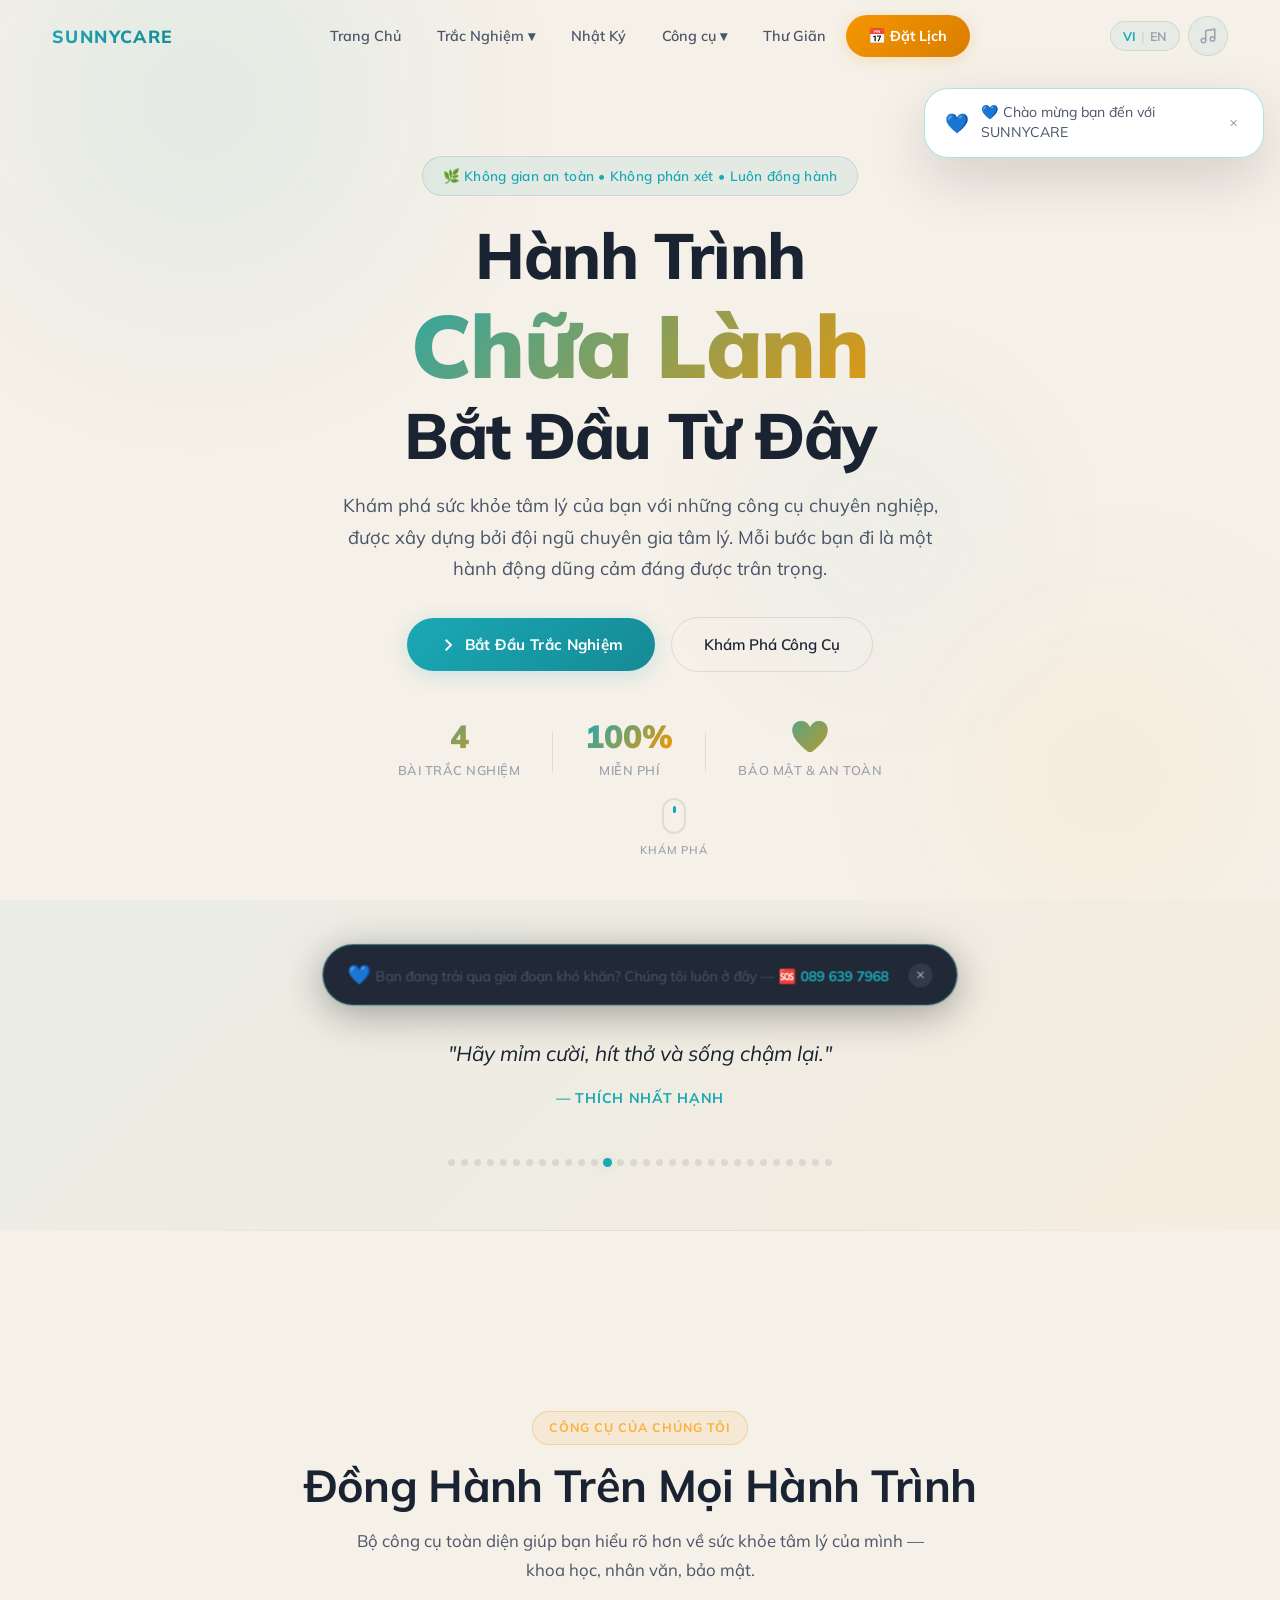
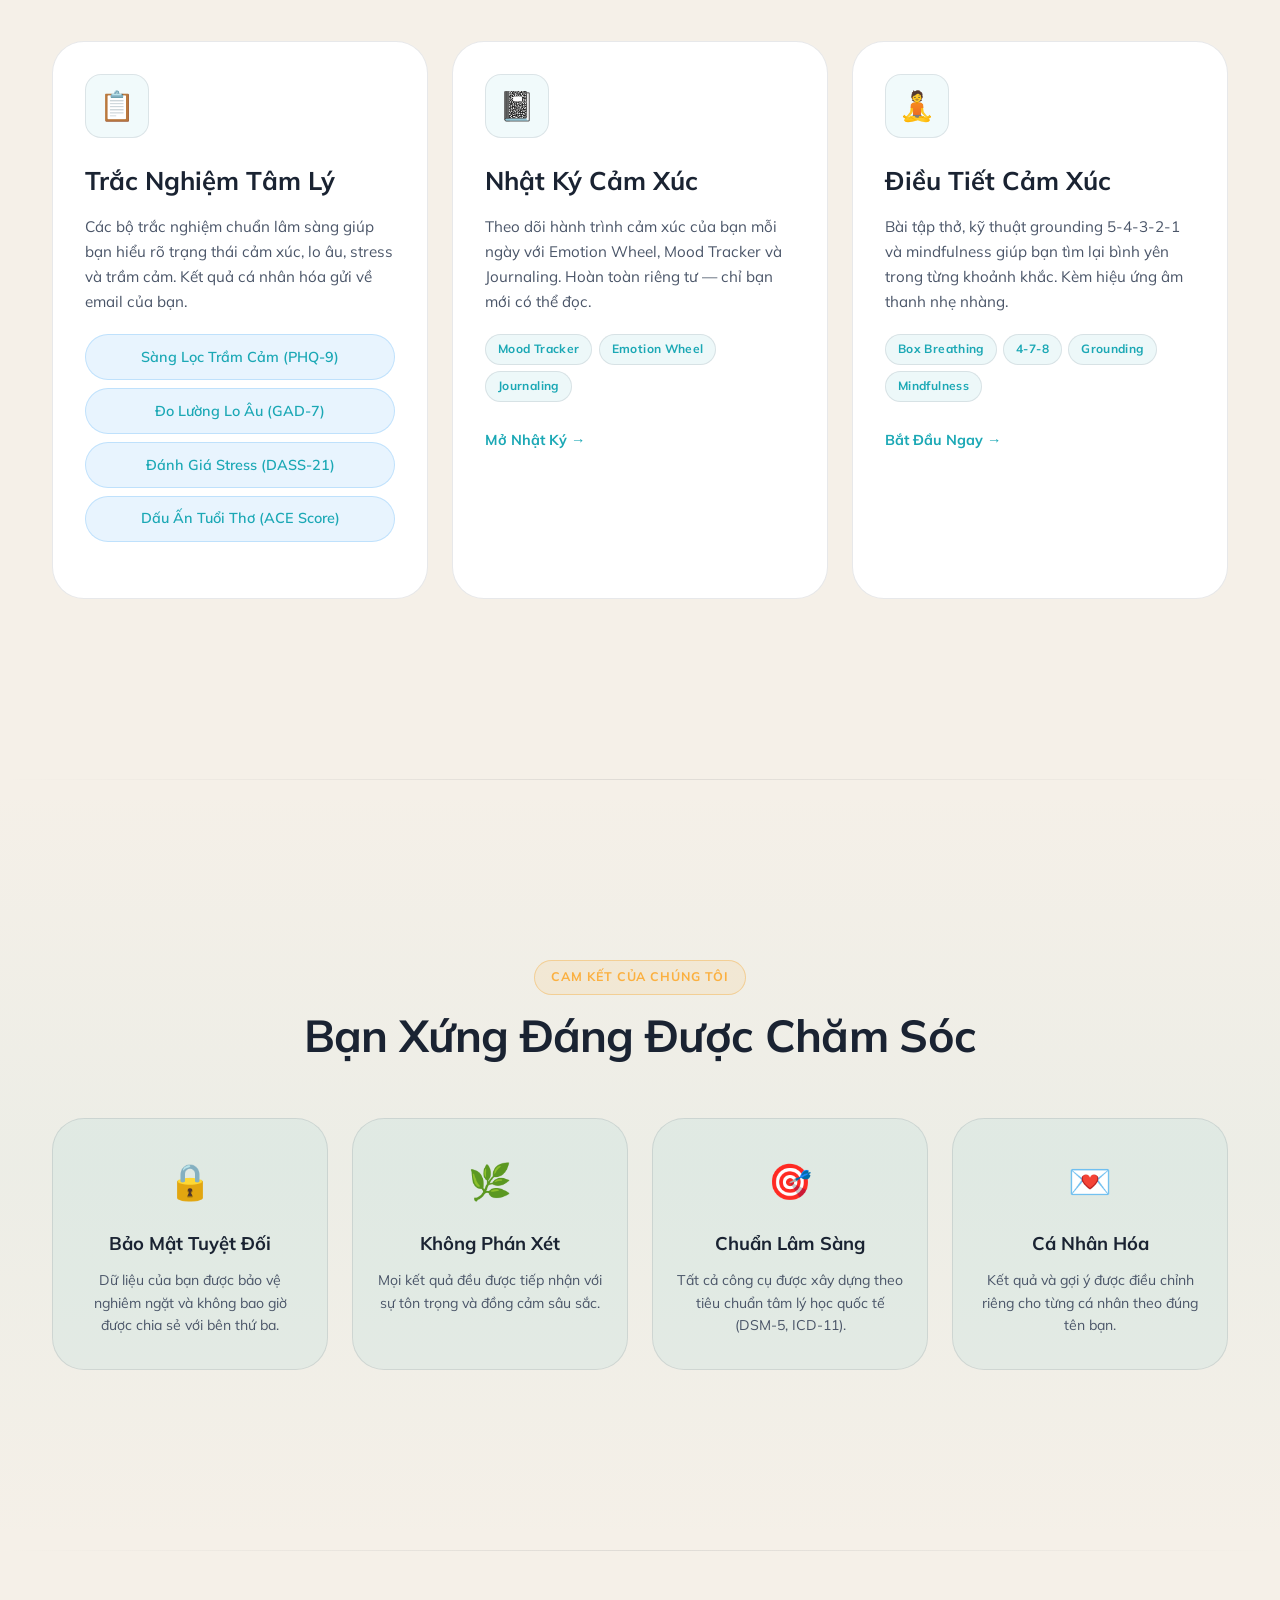
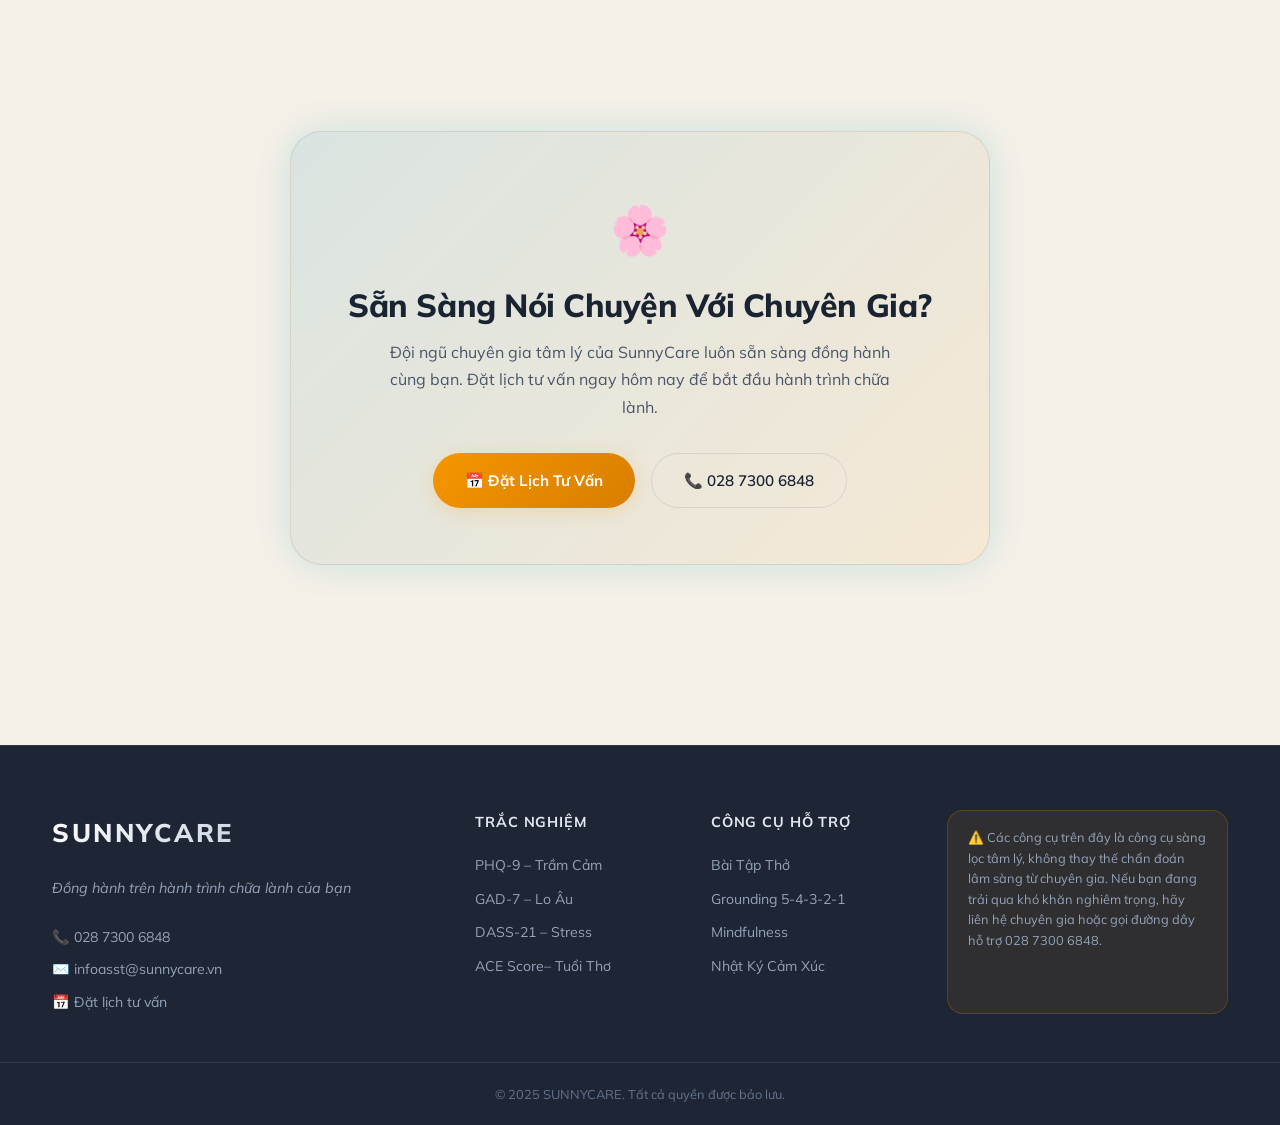
<file: index.html>
﻿<!DOCTYPE html>
<html lang="vi">
<head>
  <meta charset="UTF-8">
  <meta name="viewport" content="width=device-width, initial-scale=1.0">
  <meta name="description" content="SUNNYCARE – Khám phá sức khỏe tâm lý với các công cụ trắc nghiệm chuẩn lâm sàng, nhật ký cảm xúc và bài tập điều tiết cảm xúc. An toàn, bảo mật, nhân văn.">
  <meta name="keywords" content="tâm lý, trắc nghiệm tâm lý, PHQ-9, GAD-7, DASS-21, sức khỏe tâm thần, SunnyCare">
  <meta name="theme-color" content="#1992b0">
  <meta property="og:title" content="SUNNYCARE">
  <meta property="og:description" content="Không gian an toàn để khám phá và chăm sóc sức khỏe tâm lý của bạn">
  <meta property="og:type" content="website">
  <title>SUNNYCARE — Hành Trình Chữa Lành Bắt Đầu Từ Đây</title>

  <!-- PWA -->
  <link rel="manifest" href="manifest.json">

  <!-- Fonts -->
  <link rel="preconnect" href="https://fonts.googleapis.com">
  <link rel="preconnect" href="https://fonts.gstatic.com" crossorigin>
  <link href="https://fonts.googleapis.com/css2?family=Mulish:ital,wght@0,300;0,400;0,500;0,600;0,700;0,800;0,900;1,300;1,400&display=swap" rel="stylesheet">

  <!-- Styles -->
  <link rel="stylesheet" href="css/main.css?v=2030">

  <style>
    /* ── Page-specific overrides ── */
    .hero-title span { display: block; }
    .hero-title .gradient-text {
      font-size: clamp(3rem, 8vw, 5.5rem);
      font-weight: 900;
    }

    /* Scroll indicator */
    .scroll-indicator {
      position: absolute;
      bottom: 2.5rem;
      left: 50%;
      transform: translateX(-50%);
      display: flex;
      flex-direction: column;
      align-items: center;
      gap: 0.4rem;
      animation: fadeInUp 1.2s ease 1s both;
      z-index: 1;
    }
    .scroll-mouse {
      width: 24px; height: 36px;
      border: 2px solid var(--border);
      border-radius: 12px;
      position: relative;
      display: flex; align-items: flex-start; justify-content: center;
      padding-top: 6px;
    }
    .scroll-wheel {
      width: 3px; height: 7px;
      background: var(--primary-light);
      border-radius: 2px;
      animation: scrollWheel 2s ease-in-out infinite;
    }
    @keyframes scrollWheel {
      0%,100% { opacity: 1; transform: translateY(0); }
      50%      { opacity: 0.3; transform: translateY(6px); }
    }
    .scroll-text {
      font-size: 0.7rem;
      font-weight: 600;
      color: var(--text-muted);
      letter-spacing: 0.08em;
      text-transform: uppercase;
    }

    /* Stagger animations for tool cards */
    .tools-grid .tool-card:nth-child(1) { transition-delay: 0.1s !important; }
    .tools-grid .tool-card:nth-child(2) { transition-delay: 0.22s !important; }
    .tools-grid .tool-card:nth-child(3) { transition-delay: 0.34s !important; }
    .features-grid .feature-item:nth-child(1) { transition-delay: 0.05s; }
    .features-grid .feature-item:nth-child(2) { transition-delay: 0.15s; }
    .features-grid .feature-item:nth-child(3) { transition-delay: 0.25s; }
    .features-grid .feature-item:nth-child(4) { transition-delay: 0.35s; }

    /* Appointment CTA section */
    .cta-section {
      padding: var(--section-py) 0;
      text-align: center;
    }
    .cta-card {
      max-width: 700px;
      margin: 0 auto;
      padding: 3.5rem 2.5rem;
      background: linear-gradient(135deg, rgba(25,146,176,0.12) 0%, rgba(255,149,0,0.08) 100%);
      border: 1px solid var(--border);
      border-radius: var(--r-xl);
      box-shadow: var(--shadow-glow);
    }
    .cta-emoji { font-size: 3rem; margin-bottom: 1rem; display: block; }
    .cta-title {
      font-size: clamp(1.5rem, 3vw, 2rem);
      font-weight: 800;
      margin-bottom: 0.875rem;
    }
    .cta-desc {
      color: var(--text-secondary);
      max-width: 500px;
      margin: 0 auto 2rem;
    }
    .cta-actions {
      display: flex;
      gap: 1rem;
      justify-content: center;
      flex-wrap: wrap;
    }

    /* Horizontal divider with label */
    .section-divider {
      border: none;
      height: 1px;
      background: linear-gradient(90deg, transparent, var(--border), transparent);
      margin: 0;
    }
  </style>
</head>

<body>
  <!-- ═══════════════════════════════════════════════════════
       NAVIGATION
  ════════════════════════════════════════════════════════ -->
  <nav class="navbar" id="navbar" role="navigation" aria-label="Main navigation">
    <div class="nav-container">

      <a href="index.html" class="nav-brand" aria-label="SUNNYCARE"><span class="brand-name-text">SUNNYCARE</span></a>

      <div class="nav-links" id="navLinks">
        <a href="index.html" class="nav-link" data-vi="Trang Chủ" data-en="Home">Trang Chủ</a>
        <div class="nav-dropdown">
          <button class="nav-link dropdown-toggle" data-vi="Trắc Nghiệm ▾" data-en="Assessments ▾">Trắc Nghiệm ▾</button>
          <div class="dropdown-menu">
            <a href="tests/phq9.html" class="dropdown-item" data-vi="Trầm Cảm (PHQ-9)" data-en="Depression (PHQ-9)">Trầm Cảm (PHQ-9)</a>
            <a href="tests/gad7.html" class="dropdown-item" data-vi="Lo Âu (GAD-7)" data-en="Anxiety (GAD-7)">Lo Âu (GAD-7)</a>
            <a href="tests/dass21.html" class="dropdown-item" data-vi="Stress (DASS-21)" data-en="Stress (DASS-21)">Stress (DASS-21)</a>
            <a href="tests/ace.html" class="dropdown-item" data-vi="Tuổi Thơ (ACE)" data-en="Childhood (ACE)">Tuổi Thơ (ACE)</a>
          </div>
        </div>
        <a href="journal/auth.html" class="nav-link" data-vi="Nhật Ký" data-en="Journal">Nhật Ký</a>
        <div class="nav-dropdown">
          <button class="nav-link dropdown-toggle" data-vi="Công cụ ▾" data-en="Tools ▾">Công cụ ▾</button>
          <div class="dropdown-menu">
            <a href="tools/grounding.html" class="dropdown-item" data-vi="Xoa Dịu (5-4-3-2-1)" data-en="Grounding (5-4-3-2-1)">Xoa Dịu (5-4-3-2-1)</a>
            <a href="tools/mindfulness.html" class="dropdown-item" data-vi="Chánh Niệm" data-en="Mindfulness">Chánh Niệm</a>
          </div>
        </div>
        <a href="tools/breathing.html" class="nav-link" data-vi="Thư Giãn" data-en="Wellness Tools">Thư Giãn</a>
        <a href="https://www.sunnycare.vn/dat-lich-hen" target="_blank" rel="noopener" class="nav-btn-primary" data-vi="📅 Đặt Lịch" data-en="📅 Book Now">📅 Đặt Lịch</a>
      </div>

      <div class="nav-controls">
        <button class="lang-toggle" id="langToggle" aria-label="Toggle language">
          <span class="lang-vi active">VI</span>
          <span class="lang-divider">|</span>
          <span class="lang-en">EN</span>
        </button>
        <button class="music-toggle" id="musicToggle" aria-label="Open ambient music player">
          <svg viewBox="0 0 24 24" fill="none" stroke="currentColor" stroke-width="2" aria-hidden="true">
            <path d="M9 18V5l12-2v13"/><circle cx="6" cy="18" r="3"/><circle cx="18" cy="16" r="3"/>
          </svg>
        </button>
        <button class="nav-hamburger" id="navHamburger" aria-label="Toggle mobile menu">
          <span></span><span></span><span></span>
        </button>
      </div>

    </div>
  </nav>

  <!-- ═══════════════════════════════════════════════════════
       MUSIC PLAYER PANEL
  ════════════════════════════════════════════════════════ -->
  <div class="music-player" id="musicPlayer" role="region" aria-label="Ambient music player">
    <div class="music-header">
      <span class="music-title" data-vi="🎵 Nhạc Thiền Định" data-en="🎵 Ambient Music">🎵 Nhạc Thiền Định</span>
      <button class="music-close" id="musicClose" aria-label="Close music player">✕</button>
    </div>
    <div class="music-tracks">
      <button class="track-btn active" data-track="rain">🌧️ Mưa</button>
      <button class="track-btn" data-track="ocean">🌊 Biển</button>
      <button class="track-btn" data-track="forest">🌲 Rừng</button>
      <button class="track-btn" data-track="piano">🎹 Piano</button>
      <button class="track-btn" data-track="wind">💨 Gió</button>
    </div>
    <div class="music-controls">
      <button class="play-pause-btn" id="playPauseBtn" aria-label="Play or pause music">
        <svg class="play-icon" viewBox="0 0 24 24" fill="currentColor" aria-hidden="true"><path d="M8 5v14l11-7z"/></svg>
        <svg class="pause-icon hidden" viewBox="0 0 24 24" fill="currentColor" aria-hidden="true"><path d="M6 19h4V5H6v14zm8-14v14h4V5h-4z"/></svg>
      </button>
      <input type="range" class="volume-slider" id="volumeSlider" min="0" max="100" value="50" aria-label="Volume">
      <span class="volume-icon" aria-hidden="true">🔊</span>
    </div>
  </div>

  <!-- ═══════════════════════════════════════════════════════
       HERO SECTION
  ════════════════════════════════════════════════════════ -->
  <section class="hero" id="hero" aria-label="Hero">
    <div class="hero-blobs" aria-hidden="true">
      <div class="blob blob-1"></div>
      <div class="blob blob-2"></div>
      <div class="blob blob-3"></div>
    </div>

    <div class="hero-content">
      <div class="hero-badge" data-vi="🌿 Không gian an toàn • Không phán xét • Luôn đồng hành" data-en="🌿 Safe space • Non-judgmental • Always with you">
        🌿 Không gian an toàn • Không phán xét • Luôn đồng hành
      </div>

      <h1 class="hero-title">
        <span data-vi="Hành Trình" data-en="Your Journey">Hành Trình</span>
        <span class="gradient-text" data-vi="Chữa Lành" data-en="To Healing">Chữa Lành</span>
        <span data-vi="Bắt Đầu Từ Đây" data-en="Begins Here">Bắt Đầu Từ Đây</span>
      </h1>

      <p class="hero-desc" data-vi="Khám phá sức khỏe tâm lý của bạn với những công cụ chuyên nghiệp, được xây dựng bởi đội ngũ chuyên gia tâm lý. Mỗi bước bạn đi là một hành động dũng cảm đáng được trân trọng." data-en="Explore your psychological wellbeing with professional tools, built by mental health experts. Every step you take is an act of courage worthy of recognition.">
        Khám phá sức khỏe tâm lý của bạn với những công cụ chuyên nghiệp, được xây dựng bởi đội ngũ chuyên gia tâm lý. Mỗi bước bạn đi là một hành động dũng cảm đáng được trân trọng.
      </p>

      <div class="hero-cta">
        <a href="#testHub" class="btn-primary" id="heroStartBtn">
          <svg viewBox="0 0 24 24" fill="none" stroke="currentColor" stroke-width="2.5" aria-hidden="true"><path d="M9 5l7 7-7 7"/></svg>
          <span data-vi="Bắt Đầu Trắc Nghiệm" data-en="Start Assessment">Bắt Đầu Trắc Nghiệm</span>
        </a>
        <a href="#tools" class="btn-secondary">
          <span data-vi="Khám Phá Công Cụ" data-en="Explore Tools">Khám Phá Công Cụ</span>
        </a>
      </div>

      <div class="hero-stats">
        <div class="stat">
          <span class="stat-num">4</span>
          <span class="stat-label" data-vi="Bài Trắc Nghiệm" data-en="Assessments">Bài Trắc Nghiệm</span>
        </div>
        <div class="stat-divider" aria-hidden="true"></div>
        <div class="stat">
          <span class="stat-num">100%</span>
          <span class="stat-label" data-vi="Miễn Phí" data-en="Free">Miễn Phí</span>
        </div>
        <div class="stat-divider" aria-hidden="true"></div>
        <div class="stat">
          <span class="stat-num">💙</span>
          <span class="stat-label" data-vi="Bảo Mật & An Toàn" data-en="Private & Safe">Bảo Mật & An Toàn</span>
        </div>
      </div>
    </div>

    <!-- Scroll indicator -->
    <div class="scroll-indicator" aria-hidden="true">
      <div class="scroll-mouse"><span class="scroll-wheel"></span></div>
      <span class="scroll-text" data-vi="Khám phá" data-en="Explore">Khám phá</span>
    </div>
  </section>

  <!-- ═══════════════════════════════════════════════════════
       INSPIRATIONAL QUOTES CAROUSEL
  ════════════════════════════════════════════════════════ -->
  <section class="quotes-section" aria-label="Quotes carousel">
    <div class="quotes-container">
      <div class="quote-icon" aria-hidden="true">"</div>
      <div class="quote-content" id="quoteContent" aria-live="polite">
        <p class="quote-text" id="quoteText">...đang tải câu trích dẫn...</p>
        <p class="quote-author" id="quoteAuthor"></p>
      </div>
      <div class="quote-dots" id="quoteDots" role="tablist" aria-label="Quote navigation"></div>
    </div>
  </section>

  <hr class="section-divider">

  <!-- ═══════════════════════════════════════════════════════
       TOOLS SECTION
  ════════════════════════════════════════════════════════ -->
  <section class="tools-section" id="tools" aria-labelledby="toolsHeading">
    <div class="section-container">
      <div class="section-header">
        <span class="section-tag" data-vi="Công Cụ Của Chúng Tôi" data-en="Our Tools">Công Cụ Của Chúng Tôi</span>
        <h2 id="toolsHeading" class="section-title" data-vi="Đồng Hành Trên Mọi Hành Trình" data-en="Alongside You Every Step">Đồng Hành Trên Mọi Hành Trình</h2>
        <p class="section-desc" data-vi="Bộ công cụ toàn diện giúp bạn hiểu rõ hơn về sức khỏe tâm lý của mình — khoa học, nhân văn, bảo mật." data-en="A comprehensive set of tools to help you understand your mental health — scientific, humane, and private.">
          Bộ công cụ toàn diện giúp bạn hiểu rõ hơn về sức khỏe tâm lý của mình — khoa học, nhân văn, bảo mật.
        </p>
      </div>

      <div class="tools-grid">
        <!-- Tests Card -->
        <article class="tool-card tests-card" id="testHub" tabindex="0">
          <div class="card-glow" aria-hidden="true"></div>
          <div class="card-icon-wrap">
            <div class="card-icon" aria-hidden="true">📋</div>
          </div>
          <div class="card-content">
            <h3 class="card-title" data-vi="Trắc Nghiệm Tâm Lý" data-en="Psychological Assessments">Trắc Nghiệm Tâm Lý</h3>
            <p class="card-desc" data-vi="Các bộ trắc nghiệm chuẩn lâm sàng giúp bạn hiểu rõ trạng thái cảm xúc, lo âu, stress và trầm cảm. Kết quả cá nhân hóa gửi về email của bạn." data-en="Clinically validated screening tools to help you understand your emotional state, anxiety, stress, and depression. Personalized results delivered to your email.">
              Các bộ trắc nghiệm chuẩn lâm sàng giúp bạn hiểu rõ trạng thái cảm xúc, lo âu, stress và trầm cảm. Kết quả cá nhân hóa gửi về email của bạn.
            </p>
            <div class="card-tags" style="display: flex; flex-direction: column; gap: 0.5rem; align-items: stretch; width: 100%; margin-top: 1rem;">
              <a href="tests/phq9.html" class="btn-secondary" style="font-size: 0.9rem; padding: 0.6rem; justify-content: center; background: rgba(33,150,243,0.1); color: var(--primary-light); border-color: rgba(33,150,243,0.2)" data-vi="Sàng Lọc Trầm Cảm (PHQ-9)" data-en="Depression Test (PHQ-9)">Sàng Lọc Trầm Cảm (PHQ-9)</a>
              <a href="tests/gad7.html" class="btn-secondary" style="font-size: 0.9rem; padding: 0.6rem; justify-content: center; background: rgba(33,150,243,0.1); color: var(--primary-light); border-color: rgba(33,150,243,0.2)" data-vi="Đo Lường Lo Âu (GAD-7)" data-en="Anxiety Test (GAD-7)">Đo Lường Lo Âu (GAD-7)</a>
              <a href="tests/dass21.html" class="btn-secondary" style="font-size: 0.9rem; padding: 0.6rem; justify-content: center; background: rgba(33,150,243,0.1); color: var(--primary-light); border-color: rgba(33,150,243,0.2)" data-vi="Đánh Giá Stress (DASS-21)" data-en="Stress Test (DASS-21)">Đánh Giá Stress (DASS-21)</a>
              <a href="tests/ace.html" class="btn-secondary" style="font-size: 0.9rem; padding: 0.6rem; justify-content: center; background: rgba(33,150,243,0.1); color: var(--primary-light); border-color: rgba(33,150,243,0.2)" data-vi="Dấu Ấn Tuổi Thơ (ACE Score)" data-en="Childhood Trauma (ACE)">Dấu Ấn Tuổi Thơ (ACE Score)</a>
            </div>
          </div>
        </article>

        <!-- Journal Card -->
        <article class="tool-card journal-card" tabindex="0">
          <div class="card-glow" aria-hidden="true"></div>
          <div class="card-icon-wrap">
            <div class="card-icon" aria-hidden="true">📓</div>
          </div>
          <div class="card-content">
            <h3 class="card-title" data-vi="Nhật Ký Cảm Xúc" data-en="Emotion Journal">Nhật Ký Cảm Xúc</h3>
            <p class="card-desc" data-vi="Theo dõi hành trình cảm xúc của bạn mỗi ngày với Emotion Wheel, Mood Tracker và Journaling. Hoàn toàn riêng tư — chỉ bạn mới có thể đọc." data-en="Track your emotional journey daily with Emotion Wheel, Mood Tracker, and Journaling. Completely private — only you can read it.">
              Theo dõi hành trình cảm xúc của bạn mỗi ngày với Emotion Wheel, Mood Tracker và Journaling. Hoàn toàn riêng tư — chỉ bạn mới có thể đọc.
            </p>
            <div class="card-tags">
              <span class="tag">Mood Tracker</span>
              <span class="tag">Emotion Wheel</span>
              <span class="tag">Journaling</span>
            </div>
            <a href="journal/auth.html" class="card-cta" data-vi="Mở Nhật Ký →" data-en="Open Journal →">Mở Nhật Ký →</a>
          </div>
        </article>

        <!-- Wellness Tools Card -->
        <article class="tool-card breathing-card" tabindex="0">
          <div class="card-glow" aria-hidden="true"></div>
          <div class="card-icon-wrap">
            <div class="card-icon" aria-hidden="true">🧘</div>
          </div>
          <div class="card-content">
            <h3 class="card-title" data-vi="Điều Tiết Cảm Xúc" data-en="Emotion Regulation">Điều Tiết Cảm Xúc</h3>
            <p class="card-desc" data-vi="Bài tập thở, kỹ thuật grounding 5-4-3-2-1 và mindfulness giúp bạn tìm lại bình yên trong từng khoảnh khắc. Kèm hiệu ứng âm thanh nhẹ nhàng." data-en="Breathing exercises, 5-4-3-2-1 grounding, and mindfulness to help you find peace at any moment. With gentle sound effects.">
              Bài tập thở, kỹ thuật grounding 5-4-3-2-1 và mindfulness giúp bạn tìm lại bình yên trong từng khoảnh khắc. Kèm hiệu ứng âm thanh nhẹ nhàng.
            </p>
            <div class="card-tags">
              <span class="tag">Box Breathing</span>
              <span class="tag">4-7-8</span>
              <span class="tag">Grounding</span>
              <span class="tag">Mindfulness</span>
            </div>
            <a href="tools/breathing.html" class="card-cta" data-vi="Bắt Đầu Ngay →" data-en="Start Now →">Bắt Đầu Ngay →</a>
          </div>
        </article>
      </div>
    </div>
  </section>

  <hr class="section-divider">

  <!-- ═══════════════════════════════════════════════════════
       FEATURES / TRUST INDICATORS
  ════════════════════════════════════════════════════════ -->
  <section class="features-section" aria-labelledby="featuresHeading">
    <div class="section-container">
      <div class="section-header">
        <span class="section-tag" data-vi="Cam Kết Của Chúng Tôi" data-en="Our Commitment">Cam Kết Của Chúng Tôi</span>
        <h2 id="featuresHeading" class="section-title" data-vi="Bạn Xứng Đáng Được Chăm Sóc" data-en="You Deserve Care">Bạn Xứng Đáng Được Chăm Sóc</h2>
      </div>
      <div class="features-grid">
        <div class="feature-item">
          <span class="feature-icon" aria-hidden="true">🔒</span>
          <h4 class="feature-title" data-vi="Bảo Mật Tuyệt Đối" data-en="Absolute Privacy">Bảo Mật Tuyệt Đối</h4>
          <p class="feature-desc" data-vi="Dữ liệu của bạn được bảo vệ nghiêm ngặt và không bao giờ được chia sẻ với bên thứ ba." data-en="Your data is strictly protected and never shared with any third party.">Dữ liệu của bạn được bảo vệ nghiêm ngặt và không bao giờ được chia sẻ với bên thứ ba.</p>
        </div>
        <div class="feature-item">
          <span class="feature-icon" aria-hidden="true">🌿</span>
          <h4 class="feature-title" data-vi="Không Phán Xét" data-en="Non-Judgmental">Không Phán Xét</h4>
          <p class="feature-desc" data-vi="Mọi kết quả đều được tiếp nhận với sự tôn trọng và đồng cảm sâu sắc." data-en="All results are received with deep respect and empathy.">Mọi kết quả đều được tiếp nhận với sự tôn trọng và đồng cảm sâu sắc.</p>
        </div>
        <div class="feature-item">
          <span class="feature-icon" aria-hidden="true">🎯</span>
          <h4 class="feature-title" data-vi="Chuẩn Lâm Sàng" data-en="Clinically Validated">Chuẩn Lâm Sàng</h4>
          <p class="feature-desc" data-vi="Tất cả công cụ được xây dựng theo tiêu chuẩn tâm lý học quốc tế (DSM-5, ICD-11)." data-en="All tools are built to international psychological standards (DSM-5, ICD-11).">Tất cả công cụ được xây dựng theo tiêu chuẩn tâm lý học quốc tế (DSM-5, ICD-11).</p>
        </div>
        <div class="feature-item">
          <span class="feature-icon" aria-hidden="true">💌</span>
          <h4 class="feature-title" data-vi="Cá Nhân Hóa" data-en="Personalized">Cá Nhân Hóa</h4>
          <p class="feature-desc" data-vi="Kết quả và gợi ý được điều chỉnh riêng cho từng cá nhân theo đúng tên bạn." data-en="Results and recommendations tailored specifically for you, addressed personally.">Kết quả và gợi ý được điều chỉnh riêng cho từng cá nhân theo đúng tên bạn.</p>
        </div>
      </div>
    </div>
  </section>

  <hr class="section-divider">

  <!-- ═══════════════════════════════════════════════════════
       APPOINTMENT CTA
  ════════════════════════════════════════════════════════ -->
  <section class="cta-section" aria-label="Book appointment">
    <div class="section-container">
      <div class="cta-card">
        <span class="cta-emoji" aria-hidden="true">🌸</span>
        <h2 class="cta-title" data-vi="Sẵn Sàng Nói Chuyện Với Chuyên Gia?" data-en="Ready to Talk to a Professional?">Sẵn Sàng Nói Chuyện Với Chuyên Gia?</h2>
        <p class="cta-desc" data-vi="Đội ngũ chuyên gia tâm lý của SunnyCare luôn sẵn sàng đồng hành cùng bạn. Đặt lịch tư vấn ngay hôm nay để bắt đầu hành trình chữa lành." data-en="SunnyCare's team of psychology professionals is always ready to accompany you. Book a consultation today to begin your healing journey.">
          Đội ngũ chuyên gia tâm lý của SunnyCare luôn sẵn sàng đồng hành cùng bạn. Đặt lịch tư vấn ngay hôm nay để bắt đầu hành trình chữa lành.
        </p>
        <div class="cta-actions">
          <a href="https://www.sunnycare.vn/dat-lich-hen" target="_blank" rel="noopener" class="btn-accent">
            <span data-vi="📅 Đặt Lịch Tư Vấn" data-en="📅 Book a Consultation">📅 Đặt Lịch Tư Vấn</span>
          </a>
          <a href="tel:02873006848" class="btn-secondary">
            <span data-vi="📞 028 7300 6848" data-en="📞 028 7300 6848">📞 028 7300 6848</span>
          </a>
        </div>
      </div>
    </div>
  </section>

  <!-- ═══════════════════════════════════════════════════════
       FOOTER
  ════════════════════════════════════════════════════════ -->
  <footer class="footer" role="contentinfo">
    <div class="footer-container">
      <div class="footer-brand">
        <div class="footer-logo">
          <span class="brand-name-text brand-name-lg">SUNNYCARE</span>
        </div>
        <p class="footer-tagline" data-vi="Đồng hành trên hành trình chữa lành của bạn" data-en="Alongside you on your healing journey">Đồng hành trên hành trình chữa lành của bạn</p>
        <div class="footer-contact">
          <a href="tel:02873006848" aria-label="Call SunnyCare">📞 028 7300 6848</a>
          <a href="mailto:infoasst@sunnycare.vn" aria-label="Email SunnyCare">✉️ infoasst@sunnycare.vn</a>
          <a href="https://www.sunnycare.vn/dat-lich-hen" target="_blank" rel="noopener">📅 <span data-vi="Đặt lịch tư vấn" data-en="Book a consultation">Đặt lịch tư vấn</span></a>
        </div>
      </div>

      <div class="footer-links">
        <h5 data-vi="Trắc Nghiệm" data-en="Assessments">Trắc Nghiệm</h5>
        <a href="tests/phq9.html" data-vi="PHQ-9 – Trầm Cảm" data-en="PHQ-9 – Depression">PHQ-9 – Trầm Cảm</a>
        <a href="tests/gad7.html" data-vi="GAD-7 – Lo Âu" data-en="GAD-7 – Anxiety">GAD-7 – Lo Âu</a>
        <a href="tests/dass21.html" data-vi="DASS-21 – Stress" data-en="DASS-21 – Stress">DASS-21 – Stress</a>
        <a href="tests/ace.html" data-vi="ACE Score– Tuổi Thơ" data-en="ACE Score – Childhood">ACE Score – Tuổi Thơ</a>
      </div>

      <div class="footer-links">
        <h5 data-vi="Công Cụ Hỗ Trợ" data-en="Wellness Tools">Công Cụ Hỗ Trợ</h5>
        <a href="tools/breathing.html" data-vi="Bài Tập Thở" data-en="Breathing Exercises">Bài Tập Thở</a>
        <a href="tools/grounding.html" data-vi="Grounding 5-4-3-2-1" data-en="5-4-3-2-1 Grounding">Grounding 5-4-3-2-1</a>
        <a href="tools/mindfulness.html" data-vi="Mindfulness" data-en="Mindfulness">Mindfulness</a>
        <a href="journal/auth.html" data-vi="Nhật Ký Cảm Xúc" data-en="Emotion Journal">Nhật Ký Cảm Xúc</a>
      </div>

      <div class="footer-disclaimer">
        <p data-vi="⚠️ Các công cụ trên đây là công cụ sàng lọc tâm lý, không thay thế chẩn đoán lâm sàng từ chuyên gia. Nếu bạn đang trải qua khó khăn nghiêm trọng, hãy liên hệ chuyên gia hoặc gọi đường dây hỗ trợ 028 7300 6848." data-en="⚠️ These are psychological screening tools, not clinical diagnoses. If you are in serious distress, please contact a professional or call the crisis line 028 7300 6848.">
          ⚠️ Các công cụ trên đây là công cụ sàng lọc tâm lý, không thay thế chẩn đoán lâm sàng từ chuyên gia. Nếu bạn đang trải qua khó khăn nghiêm trọng, hãy liên hệ chuyên gia hoặc gọi đường dây hỗ trợ 028 7300 6848.
        </p>
      </div>
    </div>

    <div class="footer-bottom">
      <p>© 2025 SUNNYCARE. <span data-vi="Tất cả quyền được bảo lưu." data-en="All rights reserved.">Tất cả quyền được bảo lưu.</span></p>
    </div>
  </footer>

  <!-- ═══════════════════════════════════════════════════════
       CRISIS BANNER
  ════════════════════════════════════════════════════════ -->
  <div class="crisis-banner" id="crisisBanner" role="complementary" aria-label="Crisis support">
    <div class="crisis-content">
      <span class="crisis-icon" aria-hidden="true">💙</span>
      <span class="crisis-text" data-vi="Bạn đang trải qua giai đoạn khó khăn? Chúng tôi luôn ở đây —" data-en="Going through a difficult time? We're always here —">
        Bạn đang trải qua giai đoạn khó khăn? Chúng tôi luôn ở đây —
      </span>
      <a href="tel:0896397968" class="crisis-link">🆘 089 639 7968</a>
    </div>
    <button class="crisis-close" id="crisisClose" aria-label="Close crisis banner">✕</button>
  </div>

  <!-- Toast container -->
  <div class="toast-container" id="toastContainer" aria-live="polite" aria-atomic="false"></div>

  <!-- ─── SCRIPTS ──────────────────────────────────────────────────────────── -->
  <script src="js/quotes.js?v=2030"></script>
  <script src="js/music.js?v=2030"></script>
  <script src="js/api.js?v=2030"></script>
  <script src="js/app.js?v=2030"></script>

  <!-- PWA Service Worker -->
  <script>
    if ('serviceWorker' in navigator) {
      navigator.serviceWorker.register('sw.js').catch(() => {});
    }
  </script>
</body>
</html>
</file>
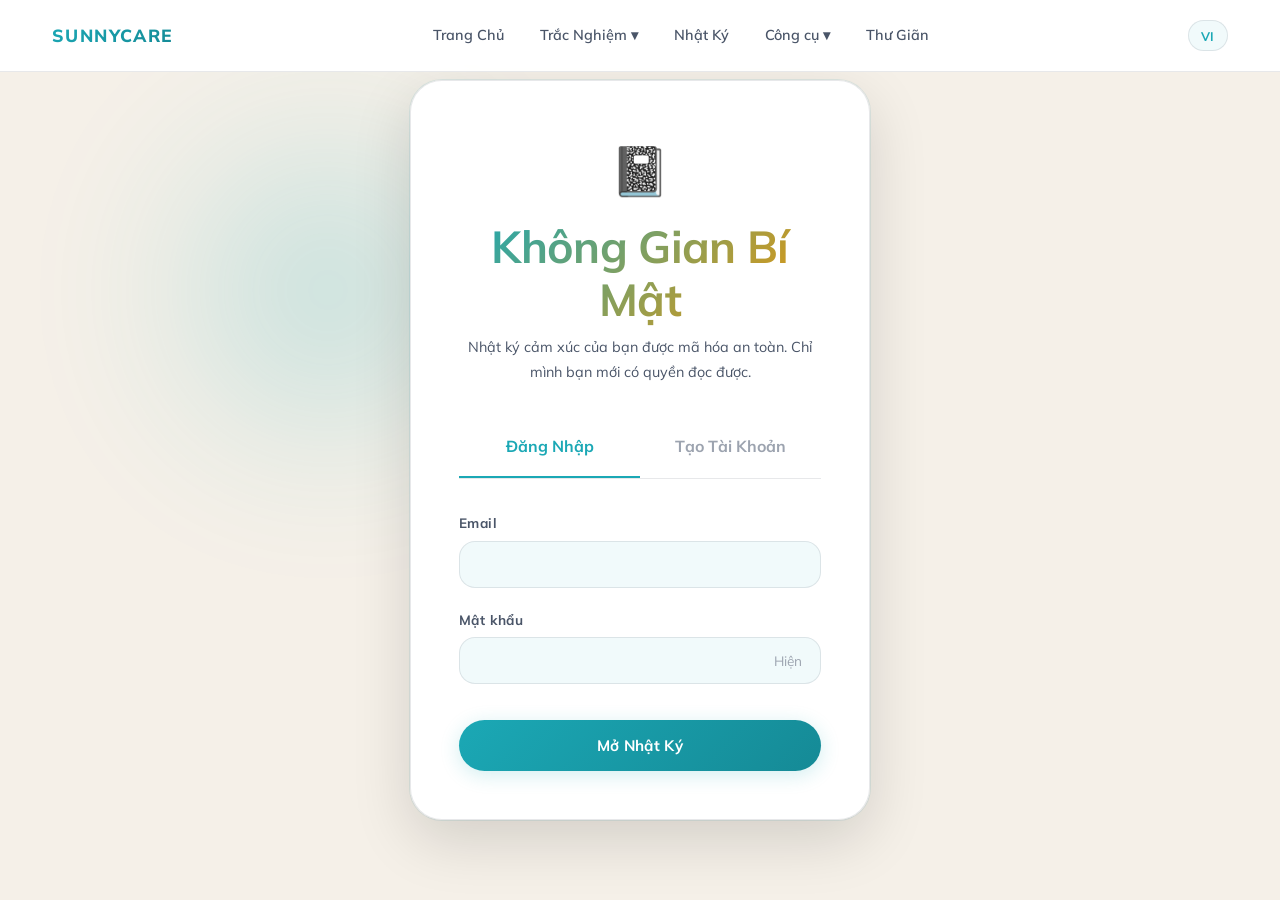
<file: journal/index.html>
﻿<!DOCTYPE html>
<html lang="vi">
<head>
  <meta charset="UTF-8">
  <meta name="viewport" content="width=device-width, initial-scale=1.0">
  <title>Nhật Ký Cảm Xúc | SUNNYCARE</title>
  <link href="https://fonts.googleapis.com/css2?family=Mulish:ital,wght@0,300;0,400;0,500;0,600;0,700;0,800;0,900;1,300;1,400&display=swap" rel="stylesheet">
  <link rel="stylesheet" href="../css/main.css?v=2030">
  <style>
    body {
      background: var(--bg-deep);
    }
    .journal-page {
      padding-top: calc(var(--nav-h) + 1.5rem);
      min-height: 100vh;
      display: flex;
      flex-direction: column;
    }
    .journal-container {
      max-width: 1000px;
      margin: 0 auto;
      width: 100%;
      padding: 0 1.5rem 4rem;
      display: grid;
      grid-template-columns: 320px 1fr;
      gap: 2rem;
      flex: 1;
    }

    /* SIDEBAR (HISTORY) */
    .journal-sidebar {
      background: var(--bg-card);
      border: 1px solid var(--border);
      border-radius: var(--r-xl);
      padding: 1.5rem;
      display: flex;
      flex-direction: column;
      height: calc(100vh - var(--nav-h) - 4rem);
      position: sticky;
      top: calc(var(--nav-h) + 1.5rem);
    }
    .user-profile {
      display: flex;
      align-items: center;
      gap: 1rem;
      padding-bottom: 1.5rem;
      border-bottom: 1px solid var(--border);
      margin-bottom: 1rem;
    }
    .avatar {
      width: 48px; height: 48px;
      border-radius: 50%;
      background: linear-gradient(135deg, var(--primary) 0%, var(--accent) 100%);
      display: flex; align-items: center; justify-content: center;
      font-weight: 800; font-size: 1.2rem; color: #fff;
    }
    .user-info { flex: 1; overflow: hidden; }
    .user-name { font-weight: 700; color: var(--text-primary); white-space: nowrap; overflow: hidden; text-overflow: ellipsis; }
    .user-logout { font-size: 0.8rem; color: var(--danger); cursor: pointer; }

    .history-header {
      display: flex;
      justify-content: space-between;
      align-items: center;
      margin-bottom: 1rem;
    }
    .history-title { font-size: 1rem; font-weight: 800; color: var(--text-secondary); text-transform: uppercase; letter-spacing: 0.05em; }
    .new-btn { 
      width: 32px; height: 32px; 
      border-radius: 50%; 
      background: var(--primary-dim); 
      color: var(--primary-light);
      display: flex; align-items: center; justify-content: center;
      font-size: 1.2rem; border: 1px solid var(--border);
      transition: var(--t);
    }
    .new-btn:hover { background: var(--primary); color: #fff; transform: rotate(90deg); }

    .history-list {
      flex: 1;
      overflow-y: auto;
      display: flex;
      flex-direction: column;
      gap: 0.5rem;
      padding-right: 0.5rem;
    }
    .history-list::-webkit-scrollbar { width: 4px; }
    .history-list::-webkit-scrollbar-thumb { background: var(--border); border-radius: 4px; }

    .entry-item {
      padding: 1rem;
      border-radius: var(--r-md);
      background: var(--bg-glass);
      border: 1px solid transparent;
      cursor: pointer;
      transition: var(--t);
    }
    .entry-item:hover { background: var(--primary-dim); }
    .entry-item.active {
      background: var(--primary-dim);
      border-color: var(--primary);
    }
    .entry-meta { display: flex; justify-content: space-between; align-items: center; margin-bottom: 0.4rem; }
    .entry-date { font-size: 0.75rem; font-weight: 700; color: var(--primary-light); }
    .entry-mood { font-size: 1.2rem; }
    .entry-preview { font-size: 0.85rem; color: var(--text-secondary); white-space: nowrap; overflow: hidden; text-overflow: ellipsis; }

    /* EDITOR */
    .journal-editor {
      background: var(--bg-card);
      border: 1px solid var(--border);
      border-radius: var(--r-xl);
      padding: 2.5rem;
      display: flex;
      flex-direction: column;
      position: relative;
    }
    .editor-overlay {
      position: absolute;
      inset: 0;
      background: rgba(7, 21, 32, 0.7);
      backdrop-filter: blur(4px);
      z-index: 50;
      display: flex;
      flex-direction: column;
      align-items: center;
      justify-content: center;
      border-radius: var(--r-xl);
      opacity: 0; pointer-events: none;
      transition: var(--t);
    }
    .editor-overlay.loading { opacity: 1; pointer-events: all; }
    .spinner {
      width: 40px; height: 40px;
      border: 3px solid rgba(25,146,176,0.3);
      border-top-color: var(--primary);
      border-radius: 50%;
      animation: spin 1s linear infinite;
    }

    .editor-header { display: flex; justify-content: space-between; align-items: center; margin-bottom: 2rem; border-bottom: 1px solid var(--border); padding-bottom: 1.5rem; }
    .editor-date { font-size: 1.2rem; font-weight: 300; color: var(--text-secondary); }

    /* Mood selection */
    .mood-selector { margin-bottom: 2rem; }
    .mood-title { font-size: 0.9rem; font-weight: 700; color: var(--text-muted); margin-bottom: 1rem; text-transform: uppercase; letter-spacing: 0.05em; }
    .moods-grid {
      display: flex;
      gap: 1rem;
      flex-wrap: wrap;
    }
    .mood-btn {
      display: flex; flex-direction: column; align-items: center; gap: 0.4rem;
      padding: 0.8rem 1.2rem;
      background: var(--bg-glass);
      border: 1px solid var(--border);
      border-radius: var(--r-lg);
      transition: var(--t);
      opacity: 0.6;
    }
    .mood-btn:hover { opacity: 1; background: var(--primary-dim); }
    .mood-btn.active {
      opacity: 1;
      background: var(--primary-dim);
      border-color: var(--primary);
      transform: translateY(-4px);
      box-shadow: 0 4px 15px var(--primary-glow);
    }
    .mood-emoji { font-size: 2rem; line-height: 1; }
    .mood-label { font-size: 0.75rem; font-weight: 700; color: var(--text-secondary); }

    .cbt-grid {
      display: grid;
      grid-template-columns: 1fr 1fr;
      gap: 1.5rem;
      margin-bottom: 2rem;
      flex: 1;
    }
    .cbt-col {
      display: flex;
      flex-direction: column;
    }
    .cbt-col label {
      font-size: 0.9rem;
      font-weight: 700;
      color: var(--primary-light);
      margin-bottom: 0.5rem;
      text-transform: uppercase;
      letter-spacing: 0.05em;
    }
    .editor-input {
      width: 100%;
      flex: 1;
      min-height: 150px;
      background: rgba(0,0,0,0.2) !important;
      border: 1px solid var(--border) !important;
      border-radius: var(--r-md);
      color: var(--text-primary);
      font-size: 1.05rem;
      line-height: 1.6;
      font-family: var(--font);
      resize: vertical;
      outline: none;
      padding: 1rem;
      transition: var(--t);
    }
    .editor-input:focus {
      border-color: var(--primary) !important;
      background: var(--bg-card) !important;
    }
    .editor-input::placeholder { color: rgba(90, 143, 160, 0.4); font-size: 0.95rem; }
    
    @media (max-width: 768px) {
      .cbt-grid { grid-template-columns: 1fr; }
    }

    .editor-footer { display: flex; justify-content: flex-end; align-items: center; gap: 1rem; }
    .save-status { font-size: 0.85rem; color: var(--text-muted); }

    @media (max-width: 900px) {
      .journal-container { grid-template-columns: 1fr; }
      .journal-sidebar { height: auto; max-height: 40vh; }
    }
  </style>
</head>
<body>
  <nav class="navbar" style="background: rgba(255, 255, 255, 0.97); border-bottom: 1px solid rgba(26,35,50,0.10);">
    <div class="nav-container">
      <a href="../index.html" class="nav-brand" aria-label="SUNNYCARE"><span class="brand-name-text">SUNNYCARE</span></a>
      <div class="nav-links" id="navLinks">
        <a href="../index.html" class="nav-link" data-vi="Trang Chủ" data-en="Home">Trang Chủ</a>
        <div class="nav-dropdown">
          <button class="nav-link dropdown-toggle" data-vi="Trắc Nghiệm ▾" data-en="Assessments ▾">Trắc Nghiệm ▾</button>
          <div class="dropdown-menu">
            <a href="../tests/phq9.html" class="dropdown-item" data-vi="Trầm Cảm (PHQ-9)" data-en="Depression (PHQ-9)">Trầm Cảm (PHQ-9)</a>
            <a href="../tests/gad7.html" class="dropdown-item" data-vi="Lo Âu (GAD-7)" data-en="Anxiety (GAD-7)">Lo Âu (GAD-7)</a>
            <a href="../tests/dass21.html" class="dropdown-item" data-vi="Stress (DASS-21)" data-en="Stress (DASS-21)">Stress (DASS-21)</a>
            <a href="../tests/ace.html" class="dropdown-item" data-vi="Tuổi Thơ (ACE)" data-en="Childhood (ACE)">Tuổi Thơ (ACE)</a>
          </div>
        </div>
        <a href="index.html" class="nav-link" data-vi="Nhật Ký" data-en="Journal">Nhật Ký</a>
        <div class="nav-dropdown">
          <button class="nav-link dropdown-toggle" data-vi="Công cụ ▾" data-en="Tools ▾">Công cụ ▾</button>
          <div class="dropdown-menu">
            <a href="../tools/grounding.html" class="dropdown-item" data-vi="Xoa Dịu (5-4-3-2-1)" data-en="Grounding (5-4-3-2-1)">Xoa Dịu (5-4-3-2-1)</a>
            <a href="../tools/mindfulness.html" class="dropdown-item" data-vi="Chánh Niệm" data-en="Mindfulness">Chánh Niệm</a>
          </div>
        </div>
        <a href="../tools/breathing.html" class="nav-link" data-vi="Thư Giãn" data-en="Wellness Tools">Thư Giãn</a>
      </div>
      <div class="nav-controls">
        <button class="music-toggle" id="musicToggle">
          <svg viewBox="0 0 24 24" fill="none" stroke="currentColor" stroke-width="2"><path d="M9 18V5l12-2v13"/><circle cx="6" cy="18" r="3"/><circle cx="18" cy="16" r="3"/></svg>
        </button>
      </div>
    </div>
  </nav>

  <!-- MUSIC PLAYER -->
  <div class="music-player" id="musicPlayer">
    <div class="music-header">
      <span class="music-title">🎵 Nhạc Không Lời Tĩnh Tâm</span>
      <button class="music-close" id="musicClose">✕</button>
    </div>
    <div class="music-tracks">
      <button class="track-btn active" data-track="piano">🎹 Piano</button>
      <button class="track-btn" data-track="rain">🌧️ Mưa</button>
      <button class="track-btn" data-track="ocean">🌊 Biển</button>
      <button class="track-btn" data-track="forest">🌲 Rừng</button>
    </div>
    <div class="music-controls">
      <button class="play-pause-btn" id="playPauseBtn">
        <svg class="play-icon" viewBox="0 0 24 24" fill="currentColor"><path d="M8 5v14l11-7z"/></svg>
        <svg class="pause-icon hidden" viewBox="0 0 24 24" fill="currentColor"><path d="M6 19h4V5H6v14zm8-14v14h4V5h-4z"/></svg>
      </button>
      <input type="range" class="volume-slider" id="volumeSlider" min="0" max="100" value="30">
    </div>
  </div>

  <main class="journal-page">
    <div class="journal-container">
      
      <!-- SIDEBAR -->
      <aside class="journal-sidebar">
        <div class="user-profile">
          <div class="avatar" id="uAvatar">U</div>
          <div class="user-info">
            <div class="user-name" id="uName">Người Dùng</div>
            <div class="user-logout" onclick="logout()">Thoát an toàn</div>
          </div>
        </div>

        <div class="history-header">
          <span class="history-title">Các ghi chép cũ</span>
          <button class="new-btn" onclick="createNewEntry()" title="Viết mới">+</button>
        </div>

        <div class="history-list" id="historyList">
          <!-- Populated by JS -->
        </div>
      </aside>

      <!-- EDITOR -->
      <section class="journal-editor">
        <div class="editor-overlay" id="editorLoader">
          <div class="spinner"></div>
          <p style="margin-top:1rem; color:var(--text-secondary); font-weight:600;">Đang giải mã...</p>
        </div>

        <div class="editor-header">
          <div class="editor-date" id="docDate">Hôm Nay</div>
        </div>

        <div class="mood-selector">
          <div class="mood-title">Cảm xúc của bạn lúc này?</div>
          <div class="moods-grid" id="moodGrid">
            <button class="mood-btn" data-mood="excellent">
              <span class="mood-emoji">🤩</span>
              <span class="mood-label">Tuyệt vời</span>
            </button>
            <button class="mood-btn" data-mood="good">
              <span class="mood-emoji">🙂</span>
              <span class="mood-label">Ổn</span>
            </button>
            <button class="mood-btn" data-mood="neutral">
              <span class="mood-emoji">😐</span>
              <span class="mood-label">Bình thường</span>
            </button>
            <button class="mood-btn" data-mood="bad">
              <span class="mood-emoji">😔</span>
              <span class="mood-label">Tệ</span>
            </button>
            <button class="mood-btn" data-mood="awful">
              <span class="mood-emoji">哭</span> <!-- Using character, wait: 😭 -->
              <span class="mood-label">Rất tệ</span>
            </button>
          </div>
        </div>

        <div class="cbt-grid">
          <div class="cbt-col">
            <label>1. Tình huống</label>
            <textarea class="editor-input" id="docSituation" placeholder="Sự kiện gì vừa diễn ra? Bạn đang ở đâu? Với ai?"></textarea>
          </div>
          <div class="cbt-col">
            <label>2. Suy nghĩ tự động</label>
            <textarea class="editor-input" id="docThoughts" placeholder="Điều gì vừa lướt qua trong đầu bạn lúc đó?"></textarea>
          </div>
          <div class="cbt-col">
            <label>3. Cảm xúc & Cơ thể</label>
            <textarea class="editor-input" id="docEmotions" placeholder="Tim đập nhanh? Tức giận? Buồn bã? Căng thẳng?"></textarea>
          </div>
          <div class="cbt-col">
            <label>4. Hành động</label>
            <textarea class="editor-input" id="docActions" placeholder="Bạn đã phản ứng và hành động gì sau đó?"></textarea>
          </div>
        </div>

        <div class="editor-footer">
          <span class="save-status" id="saveStatus"></span>
          <button class="btn-primary" id="saveBtn" onclick="saveCurrentEntry()">
            <span>Lưu & Mã Hóa</span>
          </button>
        </div>
      </section>

    </div>
  </main>

  <div class="toast-container" id="toastContainer"></div>

  <script src="../js/music.js?v=2030"></script>
  <script src="../js/app.js?v=2030"></script>
  <script src="../js/api.js?v=2030"></script>
  <script>
    // App State
    let token = '';
    let userInfo = {};
    let entries = [];
    let currentEntryId = null;
    let selectedMood = 'neutral';
    
    // DOM
    const loader = document.getElementById('editorLoader');
    const uName = document.getElementById('uName');
    const uAvatar = document.getElementById('uAvatar');
    const historyList = document.getElementById('historyList');
    const docDate = document.getElementById('docDate');
    const docSituation = document.getElementById('docSituation');
    const docThoughts = document.getElementById('docThoughts');
    const docEmotions = document.getElementById('docEmotions');
    const docActions = document.getElementById('docActions');
    const saveStatus = document.getElementById('saveStatus');
    const saveBtn = document.getElementById('saveBtn');

    // Mappings
    const moodMap = {
      'excellent': { e: '🤩', t: 'Tuyệt vời' },
      'good': { e: '🙂', t: 'Ổn' },
      'neutral': { e: '😐', t: 'Bình thường' },
      'bad': { e: '😔', t: 'Tệ' },
      'awful': { e: '😭', t: 'Rất tệ' }
    };

    document.addEventListener('DOMContentLoaded', async () => {
      // Setup music
      const badBtn = document.querySelector('[data-mood="awful"] .mood-emoji');
      if(badBtn) badBtn.textContent = '😭';

      token = localStorage.getItem('sc_token');
      if(!token) {
        window.location.href = 'auth.html';
        return;
      }

      // In a real app we'd fetch user profile. Here we use locally stored mock name.
      const rawUser = localStorage.getItem('sc_user');
      if(rawUser) {
        userInfo = JSON.parse(rawUser);
        uName.textContent = userInfo.name || 'Người Dùng';
        uAvatar.textContent = (userInfo.name || 'U').charAt(0).toUpperCase();
      }

      setupMoods();
      await loadEntries();
    });

    async function loadEntries() {
      loader.classList.add('loading');
      try {
        const res = await API.getJournal(token);
        if(res && res.entries) {
          entries = res.entries.sort((a,b) => b.timestamp - a.timestamp);
        } else {
          entries = [];
        }
        renderHistory();
        if(entries.length > 0) {
          openEntry(entries[0].id);
        } else {
          createNewEntry();
        }
      } catch(err) {
        console.error(err);
        window.SC?.showToast('Không thể tải dữ liệu nhật ký', 'error');
      } finally {
        loader.classList.remove('loading');
      }
    }

    function renderHistory() {
      historyList.innerHTML = '';
      if(entries.length === 0) {
        historyList.innerHTML = '<p style="color:var(--text-muted); font-size:0.85rem; padding: 1rem; text-align:center;">Chưa có ghi chép nào</p>';
        return;
      }

      entries.forEach(entry => {
        const d = new Date(entry.timestamp);
        const dateStr = d.toLocaleDateString('vi-VN', { day:'numeric', month:'short' });
        
        let rawText = '';
        try {
          const parsed = JSON.parse(entry.content);
          rawText = (parsed.situation || '') + ' ' + (parsed.thoughts || '') + ' ' + (parsed.emotions || '');
        } catch(e) {
          rawText = entry.content; // Fallback
        }
        const textPreview = rawText.replace(/<[^>]*>?/gm, '').substring(0, 40).trim() || '...';
        
        const el = document.createElement('div');
        el.className = `entry-item ${entry.id === currentEntryId ? 'active' : ''}`;
        el.onclick = () => openEntry(entry.id);
        
        el.innerHTML = `
          <div class="entry-meta">
            <span class="entry-date">${dateStr}</span>
            <span class="entry-mood">${moodMap[entry.mood]?.e || '😐'}</span>
          </div>
          <div class="entry-preview">${textPreview}</div>
        `;
        historyList.appendChild(el);
      });
    }

    function createNewEntry() {
      currentEntryId = 'new_' + Date.now();
      docDate.textContent = new Date().toLocaleDateString('vi-VN', { weekday: 'long', year: 'numeric', month: 'long', day: 'numeric' });
      docSituation.value = '';
      docThoughts.value = '';
      docEmotions.value = '';
      docActions.value = '';
      setMood('neutral');
      renderHistory(); // update active state
      docSituation.focus();
    }

    function openEntry(id) {
      if(id === currentEntryId) return;
      
      const target = entries.find(e => e.id === id);
      if(!target) return;

      currentEntryId = id;
      docDate.textContent = new Date(target.timestamp).toLocaleDateString('vi-VN', { weekday: 'long', year: 'numeric', month: 'long', day: 'numeric', hour:'2-digit', minute:'2-digit' });
      
      let parsed = { situation: '', thoughts: '', emotions: '', actions: '' };
      try {
        parsed = JSON.parse(target.content);
      } catch(e) {
        // Fallback for legacy plain text entries
        parsed.situation = target.content;
      }
      
      docSituation.value = parsed.situation || '';
      docThoughts.value = parsed.thoughts || '';
      docEmotions.value = parsed.emotions || '';
      docActions.value = parsed.actions || '';
      
      setMood(target.mood || 'neutral');
      
      renderHistory();
    }

    function setupMoods() {
      document.querySelectorAll('.mood-btn').forEach(btn => {
        btn.addEventListener('click', (e) => {
          const btnEl = e.target.closest('.mood-btn');
          setMood(btnEl.dataset.mood);
        });
      });
    }

    function setMood(moodKey) {
      selectedMood = moodKey;
      document.querySelectorAll('.mood-btn').forEach(b => b.classList.remove('active'));
      const activeBtn = document.querySelector(`.mood-btn[data-mood="${moodKey}"]`);
      if(activeBtn) activeBtn.classList.add('active');
    }

    async function saveCurrentEntry() {
      const situation = docSituation.value.trim();
      const thoughts = docThoughts.value.trim();
      const emotions = docEmotions.value.trim();
      const actions = docActions.value.trim();
      
      if(!situation && !thoughts && !emotions && !actions) {
        window.SC?.showToast('Hãy viết ít nhất một thông tin', 'warning');
        return;
      }

      saveBtn.classList.add('loading');
      saveStatus.textContent = 'Đang lưu...';

      const serializedContent = JSON.stringify({ situation, thoughts, emotions, actions });

      const entryData = {
        id: currentEntryId.toString().startsWith('new_') ? Date.now() : currentEntryId,
        timestamp: currentEntryId.toString().startsWith('new_') ? Date.now() : entries.find(e=>e.id===currentEntryId).timestamp,
        content: serializedContent,
        mood: selectedMood
      };

      try {
        await API.saveJournal(token, entryData);
        window.SC?.showToast('Đã lưu an toàn', 'success');
        
        const existingIdx = entries.findIndex(e => e.id === entryData.id);
        if(existingIdx >= 0) {
          entries[existingIdx] = entryData;
        } else {
          entries.unshift(entryData);
          currentEntryId = entryData.id; 
        }
        renderHistory();
      } catch(err) {
        console.error(err);
        window.SC?.showToast('Lỗi khi lưu!', 'error');
      } finally {
        saveBtn.classList.remove('loading');
        saveStatus.textContent = '';
      }
    }

    // Auto save hint
    let autoSaveTimer;
    [docSituation, docThoughts, docEmotions, docActions].forEach(el => {
      el.addEventListener('input', () => {
        saveStatus.textContent = 'Chưa lưu...';
        clearTimeout(autoSaveTimer);
        autoSaveTimer = setTimeout(() => {
          saveStatus.textContent = 'Đang tự cập nhật...';
          saveCurrentEntry();
        }, 5000); 
      });
    });

    function logout() {
      localStorage.removeItem('sc_token');
      localStorage.removeItem('sc_user');
      window.location.href = 'auth.html';
    }
  </script>
</body>
</html>
</file>
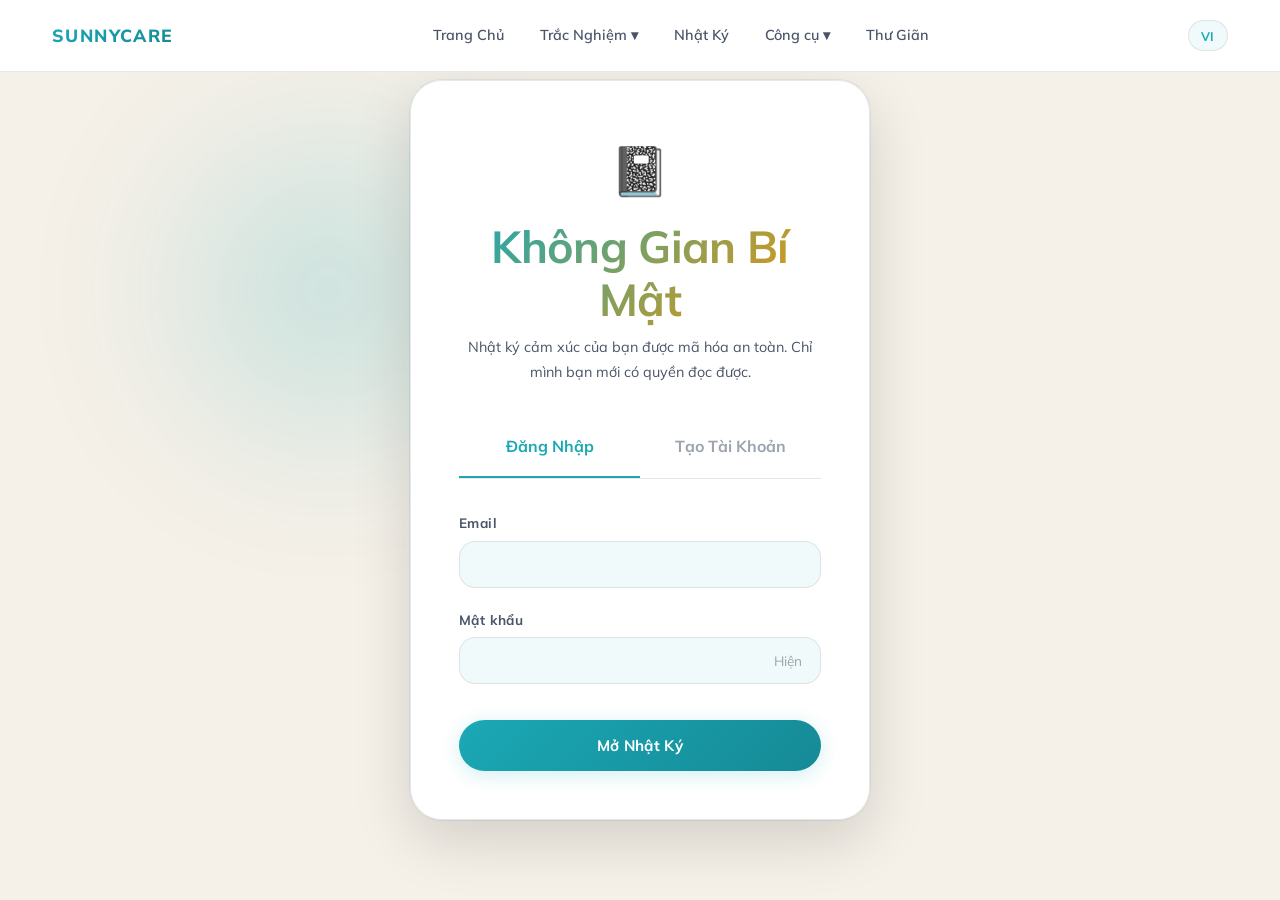
<file: auth.html>
﻿<!DOCTYPE html>
<html lang="vi">
<head>
  <meta charset="UTF-8">
  <meta name="viewport" content="width=device-width, initial-scale=1.0">
  <title>Mở Nhật Ký | SUNNYCARE</title>
  <link href="https://fonts.googleapis.com/css2?family=Mulish:ital,wght@0,300;0,400;0,500;0,600;0,700;0,800;0,900;1,300;1,400&display=swap" rel="stylesheet">
  <link rel="stylesheet" href="../css/main.css?v=2030">
  <style>
    .auth-page {
      min-height: 100vh;
      display: flex;
      align-items: center;
      justify-content: center;
      padding: 1.5rem;
      position: relative;
    }
    
    .auth-card {
      background: var(--bg-card);
      border: 1px solid var(--border);
      border-radius: var(--r-xl);
      padding: 3rem;
      max-width: 460px;
      width: 100%;
      box-shadow: var(--shadow-lg), 0 0 0 1px rgba(25,146,176,0.1);
      position: relative;
      z-index: 10;
    }

    .auth-header {
      text-align: center;
      margin-bottom: 2rem;
    }
    .auth-header .icon {
      font-size: 3rem;
      margin-bottom: 0.5rem;
      display: inline-block;
    }

    .auth-tabs {
      display: flex;
      margin-bottom: 2rem;
      border-bottom: 1px solid var(--border);
    }
    .auth-tab {
      flex: 1;
      padding: 1rem;
      text-align: center;
      font-weight: 700;
      color: var(--text-muted);
      cursor: pointer;
      transition: var(--t);
      border-bottom: 2px solid transparent;
    }
    .auth-tab.active {
      color: var(--primary-light);
      border-bottom-color: var(--primary);
    }

    .auth-form {
      display: none;
      animation: fadeIn 0.4s ease;
    }
    .auth-form.active {
      display: block;
    }

    .form-pwd-wrap {
      position: relative;
    }
    .pwd-toggle {
      position: absolute;
      right: 1rem;
      top: 50%;
      transform: translateY(-50%);
      color: var(--text-muted);
      font-size: 0.85rem;
      padding: 0.2rem;
    }
    .pwd-toggle:hover { color: var(--primary-light); }

    .submit-btn { width: 100%; justify-content: center; margin-top: 1rem; padding: 1rem; }
    
    /* Loader inside btn */
    .submit-btn.loading { position: relative; color: transparent !important; pointer-events: none; }
    .submit-btn.loading::after {
      content: ''; position: absolute;
      width: 20px; height: 20px;
      border: 3px solid rgba(255,255,255,0.3);
      border-top-color: #fff;
      border-radius: 50%;
      animation: spin 0.8s linear infinite;
    }
    @keyframes spin { to { transform: rotate(360deg); } }

    /* Background blobs */
    .blob {
      position: absolute;
      border-radius: 50%;
      filter: blur(80px);
      opacity: 0.3;
      z-index: 0;
    }
    .blob-1 {
      width: 400px; height: 400px;
      background: radial-gradient(circle, var(--primary) 0%, transparent 70%);
      top: 10%; left: 10%;
      animation: floatBlob 10s infinite;
    }
  </style>
</head>
<body>
  <nav class="navbar" style="background: rgba(255, 255, 255, 0.97); border-bottom: 1px solid rgba(26,35,50,0.10);">
    <div class="nav-container">
      <a href="../index.html" class="nav-brand" aria-label="SUNNYCARE"><span class="brand-name-text">SUNNYCARE</span></a>
      <div class="nav-links" id="navLinks">
        <a href="../index.html" class="nav-link" data-vi="Trang Chủ" data-en="Home">Trang Chủ</a>
        <div class="nav-dropdown">
          <button class="nav-link dropdown-toggle" data-vi="Trắc Nghiệm ▾" data-en="Assessments ▾">Trắc Nghiệm ▾</button>
          <div class="dropdown-menu">
            <a href="../tests/phq9.html" class="dropdown-item" data-vi="Trầm Cảm (PHQ-9)" data-en="Depression (PHQ-9)">Trầm Cảm (PHQ-9)</a>
            <a href="../tests/gad7.html" class="dropdown-item" data-vi="Lo Âu (GAD-7)" data-en="Anxiety (GAD-7)">Lo Âu (GAD-7)</a>
            <a href="../tests/dass21.html" class="dropdown-item" data-vi="Stress (DASS-21)" data-en="Stress (DASS-21)">Stress (DASS-21)</a>
            <a href="../tests/ace.html" class="dropdown-item" data-vi="Tuổi Thơ (ACE)" data-en="Childhood (ACE)">Tuổi Thơ (ACE)</a>
          </div>
        </div>
        <a href="auth.html" class="nav-link" data-vi="Nhật Ký" data-en="Journal">Nhật Ký</a>
        <div class="nav-dropdown">
          <button class="nav-link dropdown-toggle" data-vi="Công cụ ▾" data-en="Tools ▾">Công cụ ▾</button>
          <div class="dropdown-menu">
            <a href="../tools/grounding.html" class="dropdown-item" data-vi="Xoa Dịu (5-4-3-2-1)" data-en="Grounding (5-4-3-2-1)">Xoa Dịu (5-4-3-2-1)</a>
            <a href="../tools/mindfulness.html" class="dropdown-item" data-vi="Chánh Niệm" data-en="Mindfulness">Chánh Niệm</a>
          </div>
        </div>
        <a href="../tools/breathing.html" class="nav-link" data-vi="Thư Giãn" data-en="Wellness Tools">Thư Giãn</a>
      </div>
      <div class="nav-controls">
        <button class="lang-toggle" onclick="window.location.reload()"><span class="lang-vi active">VI</span></button>
      </div>
    </div>
  </nav>

  <main class="auth-page">
    <div class="blob blob-1"></div>

    <div class="auth-card">
      <div class="auth-header">
        <span class="icon">📓</span>
        <h2 class="gradient-text">Không Gian Bí Mật</h2>
        <p style="color:var(--text-secondary); font-size: 0.9rem; margin-top: 0.5rem;">
          Nhật ký cảm xúc của bạn được mã hóa an toàn. Chỉ mình bạn mới có quyền đọc được.
        </p>
      </div>

      <div class="auth-tabs">
        <div class="auth-tab active" data-target="loginForm">Đăng Nhập</div>
        <div class="auth-tab" data-target="registerForm">Tạo Tài Khoản</div>
      </div>

      <!-- LOGIN FORM -->
      <form id="loginForm" class="auth-form active">
        <div class="form-group">
          <label class="form-label">Email</label>
          <input type="email" name="email" class="form-input" required>
        </div>
        <div class="form-group">
          <label class="form-label">Mật khẩu</label>
          <div class="form-pwd-wrap">
            <input type="password" name="password" class="form-input pwd-input" required>
            <button type="button" class="pwd-toggle">Hiện</button>
          </div>
        </div>
        <button type="submit" class="btn-primary submit-btn">Mở Nhật Ký</button>
      </form>

      <!-- REGISTER FORM -->
      <form id="registerForm" class="auth-form">
        <div class="form-group">
          <label class="form-label">Tên của bạn</label>
          <input type="text" name="name" class="form-input" required>
        </div>
        <div class="form-group">
          <label class="form-label">Email</label>
          <input type="email" name="email" class="form-input" required>
        </div>
        <div class="form-group">
          <label class="form-label">Tạo mật khẩu</label>
          <div class="form-pwd-wrap">
            <input type="password" name="password" class="form-input pwd-input" minlength="6" required>
            <button type="button" class="pwd-toggle">Hiện</button>
          </div>
          <span style="font-size: 0.75rem; color:var(--text-muted); margin-top: 4px;">Ít nhất 6 ký tự. Hãy dùng mật khẩu dễ nhớ vì chúng tôi KHÔNG cung cấp tính năng quên mật khẩu để bảo vệ quyền riêng tư tuyệt đối của bạn.</span>
        </div>
        <button type="submit" class="btn-accent submit-btn">Tạo Không Gian Mới</button>
      </form>

    </div>
  </main>

  <div class="toast-container" id="toastContainer"></div>

  <script src="../js/app.js?v=2030"></script>
  <script src="../js/api.js?v=2030"></script>
  <script>
    document.addEventListener('DOMContentLoaded', () => {
      // Check if already logged in
      const token = localStorage.getItem('sc_token');
      if (token && token.length > 10) {
        window.location.href = 'index.html';
      }

      // Tabs
      const tabs = document.querySelectorAll('.auth-tab');
      const forms = document.querySelectorAll('.auth-form');

      tabs.forEach(tab => {
        tab.addEventListener('click', () => {
          tabs.forEach(t => t.classList.remove('active'));
          forms.forEach(f => f.classList.remove('active'));
          
          tab.classList.add('active');
          document.getElementById(tab.dataset.target).classList.add('active');
        });
      });

      // Pwd Toggle
      document.querySelectorAll('.pwd-toggle').forEach(btn => {
        btn.addEventListener('click', (e) => {
          const input = e.target.previousElementSibling;
          if (input.type === 'password') {
            input.type = 'text';
            e.target.textContent = 'Ẩn';
          } else {
            input.type = 'password';
            e.target.textContent = 'Hiện';
          }
        });
      });

      // Handle Login
      document.getElementById('loginForm').addEventListener('submit', async (e) => {
        e.preventDefault();
        const btn = e.target.querySelector('button');
        btn.classList.add('loading');
        
        try {
          const formData = new FormData(e.target);
          const res = await API.login(formData.get('email'), formData.get('password'));
          if (res && res.token) {
             localStorage.setItem('sc_token', res.token);
             if (res.user) localStorage.setItem('sc_user', JSON.stringify(res.user));
             window.SC.showToast('Chào mừng trở lại!', 'success');
             setTimeout(() => window.location.href = 'index.html', 800);
          } else {
             throw new Error("Invalid credentials");
          }
        } catch (err) {
          btn.classList.remove('loading');
          window.SC.showToast('Sai email hoặc mật khẩu', 'error');
        }
      });

      // Handle Register
      document.getElementById('registerForm').addEventListener('submit', async (e) => {
        e.preventDefault();
        const btn = e.target.querySelector('button');
        btn.classList.add('loading');
        
        try {
          const formData = new FormData(e.target);
          const res = await API.register(formData.get('email'), formData.get('password'), formData.get('name'));
          if (res && res.token) {
             localStorage.setItem('sc_token', res.token);
             if (res.user) localStorage.setItem('sc_user', JSON.stringify(res.user));
             window.SC.showToast('Tạo tài khoản thành công!', 'success');
             setTimeout(() => window.location.href = 'index.html', 800);
          } else {
             throw new Error(res.message || "Lỗi tạo tài khoản");
          }
        } catch (err) {
          btn.classList.remove('loading');
          window.SC.showToast(err.message || 'Lỗi kết nối. Vui lòng thử lại.', 'error');
        }
      });
    });
  </script>
</body>
</html>
</file>
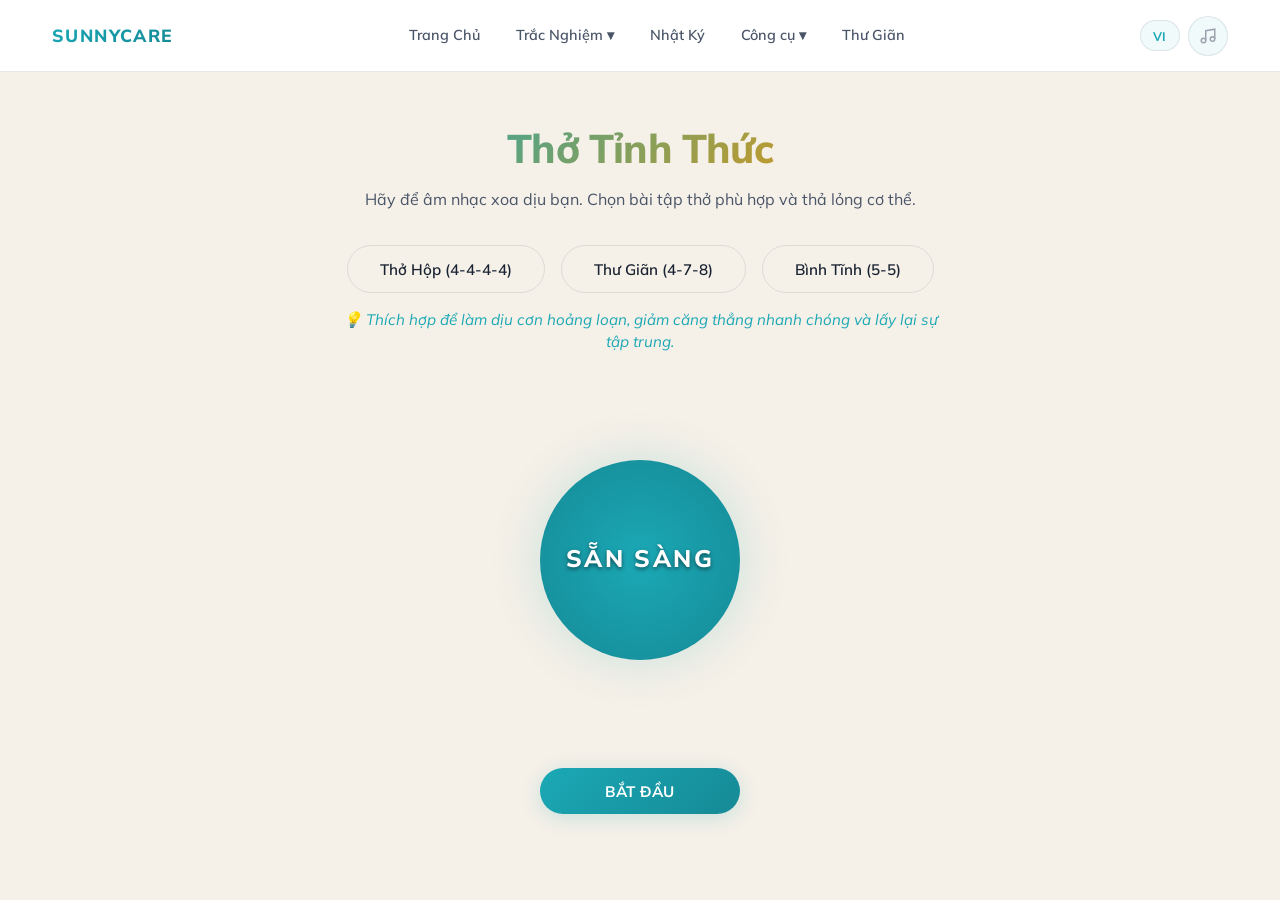
<file: breathing.html>
﻿<!DOCTYPE html>
<html lang="vi">
<head>
  <meta charset="UTF-8">
  <meta name="viewport" content="width=device-width, initial-scale=1.0">
  <title>Bài Tập Thở | SUNNYCARE</title>
  <link href="https://fonts.googleapis.com/css2?family=Mulish:ital,wght@0,300;0,400;0,500;0,600;0,700;0,800;0,900;1,300;1,400&display=swap" rel="stylesheet">
  <link rel="stylesheet" href="../css/main.css?v=2030">
  <style>
    .tools-page {
      min-height: 100vh;
      display: flex;
      flex-direction: column;
      align-items: center;
      justify-content: center;
      padding: calc(var(--nav-h) + 2rem) 1.5rem 4rem;
      position: relative;
    }
    
    .breath-container {
      position: relative;
      width: 320px;
      height: 320px;
      margin: 2rem auto;
      display: flex;
      align-items: center;
      justify-content: center;
    }
    
    .breath-circle {
      position: absolute;
      width: 200px;
      height: 200px;
      border-radius: 50%;
      background: radial-gradient(circle, var(--primary-light) 0%, var(--primary-dark) 100%);
      box-shadow: 0 0 50px var(--primary-glow);
      transition-property: transform, background, box-shadow;
      transition-timing-function: ease-in-out;
    }

    .breath-content {
      position: absolute;
      z-index: 10;
      display: flex;
      flex-direction: column;
      align-items: center;
      justify-content: center;
      pointer-events: none;
    }

    .breath-content .instruction {
      font-size: 1.5rem;
      font-weight: 800;
      color: #fff;
      text-transform: uppercase;
      letter-spacing: 0.1em;
      transition: opacity 0.5s;
      text-shadow: 0 2px 4px rgba(0,0,0,0.5);
    }

    .breath-timer {
      font-size: 3.5rem;
      font-weight: 900;
      color: #fff;
      margin-top: 0.2rem;
      opacity: 0;
      transition: opacity 0.5s;
      text-shadow: 0 2px 8px rgba(0,0,0,0.6);
      font-variant-numeric: tabular-nums;
    }

    .breath-controls {
      display: flex;
      flex-wrap: wrap;
      gap: 1rem;
      justify-content: center;
      margin-bottom: 2rem;
    }

    .active-breath.inhale {
      transform: scale(1.6);
      background: radial-gradient(circle, #4fb9d4 0%, #1992b0 100%);
      box-shadow: 0 0 80px rgba(79, 185, 212, 0.4);
    }
    .active-breath.hold {
      transform: scale(1.6);
      background: radial-gradient(circle, #fbd38d 0%, #f59e0b 100%);
      box-shadow: 0 0 80px rgba(245, 158, 11, 0.4);
    }
    .active-breath.exhale {
      transform: scale(0.7);
      background: radial-gradient(circle, #127a96 0%, #0c1e30 100%);
      box-shadow: 0 0 30px rgba(25, 146, 176, 0.2);
    }
    .active-breath.hold-empty {
      transform: scale(0.7);
      background: radial-gradient(circle, #eab308 0%, #b45309 100%);
      box-shadow: 0 0 30px rgba(234, 179, 8, 0.2);
    }
  </style>
</head>
<body>
  <nav class="navbar" style="background: rgba(255, 255, 255, 0.97); border-bottom: 1px solid rgba(26,35,50,0.10);">
    <div class="nav-container">
      <a href="../index.html" class="nav-brand" aria-label="SUNNYCARE"><span class="brand-name-text">SUNNYCARE</span></a>
      <div class="nav-links" id="navLinks">
        <a href="../index.html" class="nav-link" data-vi="Trang Chủ" data-en="Home">Trang Chủ</a>
        <div class="nav-dropdown">
          <button class="nav-link dropdown-toggle" data-vi="Trắc Nghiệm ▾" data-en="Assessments ▾">Trắc Nghiệm ▾</button>
          <div class="dropdown-menu">
            <a href="../tests/phq9.html" class="dropdown-item" data-vi="Trầm Cảm (PHQ-9)" data-en="Depression (PHQ-9)">Trầm Cảm (PHQ-9)</a>
            <a href="../tests/gad7.html" class="dropdown-item" data-vi="Lo Âu (GAD-7)" data-en="Anxiety (GAD-7)">Lo Âu (GAD-7)</a>
            <a href="../tests/dass21.html" class="dropdown-item" data-vi="Stress (DASS-21)" data-en="Stress (DASS-21)">Stress (DASS-21)</a>
            <a href="../tests/ace.html" class="dropdown-item" data-vi="Tuổi Thơ (ACE)" data-en="Childhood (ACE)">Tuổi Thơ (ACE)</a>
          </div>
        </div>
        <a href="../journal/auth.html" class="nav-link" data-vi="Nhật Ký" data-en="Journal">Nhật Ký</a>
        <div class="nav-dropdown">
          <button class="nav-link dropdown-toggle" data-vi="Công cụ ▾" data-en="Tools ▾">Công cụ ▾</button>
          <div class="dropdown-menu">
            <a href="grounding.html" class="dropdown-item" data-vi="Xoa Dịu (5-4-3-2-1)" data-en="Grounding (5-4-3-2-1)">Xoa Dịu (5-4-3-2-1)</a>
            <a href="mindfulness.html" class="dropdown-item" data-vi="Chánh Niệm" data-en="Mindfulness">Chánh Niệm</a>
          </div>
        </div>
        <a href="breathing.html" class="nav-link" data-vi="Thư Giãn" data-en="Wellness Tools">Thư Giãn</a>
      </div>
      <div class="nav-controls">
        <button class="lang-toggle" onclick="window.location.reload()"><span class="lang-vi active">VI</span></button>
        <button class="music-toggle" id="musicToggle">
          <svg viewBox="0 0 24 24" fill="none" stroke="currentColor" stroke-width="2"><path d="M9 18V5l12-2v13"/><circle cx="6" cy="18" r="3"/><circle cx="18" cy="16" r="3"/></svg>
        </button>
      </div>
    </div>
  </nav>

  <!-- MUSIC PLAYER -->
  <div class="music-player" id="musicPlayer">
    <div class="music-header">
      <span class="music-title">🎵 Nhạc Thiền Định</span>
      <button class="music-close" id="musicClose">✕</button>
    </div>
    <div class="music-tracks">
      <button class="track-btn active" data-track="rain">🌧️ Mưa</button>
      <button class="track-btn" data-track="ocean">🌊 Biển</button>
      <button class="track-btn" data-track="forest">🌲 Rừng</button>
      <button class="track-btn" data-track="piano">🎹 Piano</button>
    </div>
    <div class="music-controls">
      <button class="play-pause-btn" id="playPauseBtn">
        <svg class="play-icon" viewBox="0 0 24 24" fill="currentColor"><path d="M8 5v14l11-7z"/></svg>
        <svg class="pause-icon hidden" viewBox="0 0 24 24" fill="currentColor"><path d="M6 19h4V5H6v14zm8-14v14h4V5h-4z"/></svg>
      </button>
      <input type="range" class="volume-slider" id="volumeSlider" min="0" max="100" value="50">
    </div>
  </div>

  <main class="tools-page text-center">
    <div style="text-align: center; max-width: 600px; z-index: 1;">
      <h1 class="gradient-text" style="font-size: 2.5rem; margin-bottom: 1rem;" data-vi="Thở Tỉnh Thức" data-en="Mindful Breathing">Thở Tỉnh Thức</h1>
      <p style="color: var(--text-secondary); margin-bottom: 2rem;" data-vi="Hãy để âm nhạc xoa dịu bạn. Chọn bài tập thở phù hợp và thả lỏng cơ thể." data-en="Let the music soothe you. Choose a breathing exercise and relax your body.">
        Hãy để âm nhạc xoa dịu bạn. Chọn bài tập thở phù hợp và thả lỏng cơ thể.
      </p>

      <div class="breath-controls" style="margin-bottom: 1rem;">
        <button class="btn-secondary active" id="btnBox" data-vi="Thở Hộp (4-4-4-4)" data-en="Box Breathing (4-4-4-4)">Thở Hộp (4-4-4-4)</button>
        <button class="btn-secondary" id="btnRelax" data-vi="Thư Giãn (4-7-8)" data-en="Relaxing (4-7-8)">Thư Giãn (4-7-8)</button>
        <button class="btn-secondary" id="btnCalm" data-vi="Bình Tĩnh (5-5)" data-en="Calming (5-5)">Bình Tĩnh (5-5)</button>
      </div>

      <div class="breath-note" id="breathNote" style="font-size: 0.95rem; color: var(--primary-light); margin-bottom: 3rem; min-height: 2.5rem; display: flex; align-items: flex-start; justify-content: center; font-style: italic; line-height: 1.4;">
        💡 Thích hợp để làm dịu cơn hoảng loạn, giảm căng thẳng nhanh chóng và lấy lại sự tập trung.
      </div>

      <div class="breath-container">
        <div class="breath-circle" id="breathCircle"></div>
        <div class="breath-content">
          <span class="instruction" id="breathText" data-vi="SẴN SÀNG" data-en="READY">SẴN SÀNG</span>
          <span class="breath-timer" id="breathTimer"></span>
        </div>
      </div>

      <button class="btn-primary" id="startBreathBtn" style="margin-top: 1rem; width: 200px; justify-content: center;">
        BẮT ĐẦU
      </button>
    </div>
  </main>

  <script src="../js/music.js?v=2030"></script>
  <script src="../js/app.js?v=2030"></script>
  <script>
    document.addEventListener('DOMContentLoaded', () => {
      const circle = document.getElementById('breathCircle');
      const text = document.getElementById('breathText');
      const startBtn = document.getElementById('startBreathBtn');
      const isEn = window.SC?.currentLang() === 'en';
      
      let isRunning = false;
      let timeoutId = null;
      let timerInterval = null;
      const timerEl = document.getElementById('breathTimer');
      
      // ─── AUDIO ENGINE (Synthetic Wind / Breath Sound) ──────────────────────
      const AudioContext = window.AudioContext || window.webkitAudioContext;
      let audioCtx = null;
      let noiseSource = null;
      let filter = null;
      let gainNode = null;

      function initAudio() {
        if (!audioCtx) audioCtx = new AudioContext();
        if (audioCtx.state === 'suspended') audioCtx.resume();
      }

      function stopBreathSound() {
        if (noiseSource) {
          try { noiseSource.stop(); noiseSource.disconnect(); } catch(e){}
        }
      }

      function playBreathSound(type, durationMs) {
        if (!audioCtx) return;
        stopBreathSound();
        
        const t = audioCtx.currentTime;
        const dur = durationMs / 1000;
        
        // Use 2 seconds of looping white noise
        const bufferSize = audioCtx.sampleRate * 2; 
        const buffer = audioCtx.createBuffer(1, bufferSize, audioCtx.sampleRate);
        const data = buffer.getChannelData(0);
        for (let i = 0; i < bufferSize; i++) {
          data[i] = Math.random() * 2 - 1;
        }
        
        noiseSource = audioCtx.createBufferSource();
        noiseSource.buffer = buffer;
        noiseSource.loop = true;
        
        filter = audioCtx.createBiquadFilter();
        filter.type = 'lowpass'; // Lowpass sounds more like human breath than bandpass
        filter.Q.value = 0.5; // Very soft resonance
        
        gainNode = audioCtx.createGain();
        gainNode.gain.setValueAtTime(0, t);
        
        noiseSource.connect(filter);
        filter.connect(gainNode);
        gainNode.connect(audioCtx.destination);
        
        noiseSource.start(t);
        
        // Slightly higher volume since lowpass removes a lot of energy
        const MAX_VOL = 0.8; 

        if (type === 'inhale') {
          // Âm sắc mở dần lên
          filter.frequency.setValueAtTime(250, t);
          filter.frequency.exponentialRampToValueAtTime(1200, t + dur);
          
          // Âm lượng to dần lên mượt mà (Swell up) rồi giảm nhẹ ở cuối
          gainNode.gain.setValueAtTime(0, t);
          gainNode.gain.linearRampToValueAtTime(MAX_VOL * 0.8, t + dur * 0.4);
          gainNode.gain.linearRampToValueAtTime(MAX_VOL, t + dur * 0.8);
          gainNode.gain.linearRampToValueAtTime(0, t + dur);
        } else if (type === 'exhale') {
          // Âm sắc đóng dần lại
          filter.frequency.setValueAtTime(1200, t);
          filter.frequency.exponentialRampToValueAtTime(250, t + dur);
          
          // Thở ra rất nhẹ nhàng: to lên từ từ rối bé dần đi cạn kiệt
          gainNode.gain.setValueAtTime(0, t);
          gainNode.gain.linearRampToValueAtTime(MAX_VOL * 0.6, t + dur * 0.3);
          gainNode.gain.linearRampToValueAtTime(MAX_VOL * 0.3, t + dur * 0.7);
          gainNode.gain.linearRampToValueAtTime(0, t + dur);
        } else {
          gainNode.gain.value = 0;
        }
      }
      // ───────────────────────────────────────────────────────────────────────

      const patterns = {
        box: [
          { phase: 'inhale', vi: 'HÍT VÀO', en: 'INHALE', duration: 4000 },
          { phase: 'hold', vi: 'GIỮ', en: 'HOLD', duration: 4000 },
          { phase: 'exhale', vi: 'THỞ RA', en: 'EXHALE', duration: 4000 },
          { phase: 'hold-empty', vi: 'GIỮ', en: 'HOLD', duration: 4000 }
        ],
        relax: [
          { phase: 'inhale', vi: 'HÍT VÀO', en: 'INHALE', duration: 4000 },
          { phase: 'hold', vi: 'GIỮ', en: 'HOLD', duration: 7000 },
          { phase: 'exhale', vi: 'THỞ RA TỪ TỪ', en: 'EXHALE SLOWLY', duration: 8000 }
        ],
        calm: [
          { phase: 'inhale', vi: 'HÍT VÀO', en: 'INHALE', duration: 5000 },
          { phase: 'exhale', vi: 'THỞ RA', en: 'EXHALE', duration: 5000 }
        ]
      };

      let currentPattern = patterns.box;
      let phaseIndex = 0;

      // Select pattern
      document.querySelectorAll('.breath-controls .btn-secondary').forEach(btn => {
        btn.addEventListener('click', (e) => {
          document.querySelectorAll('.breath-controls .btn-secondary').forEach(b => b.classList.remove('btn-primary'));
          e.target.classList.add('btn-primary');
          
          let noteHtml = '';
          if(e.target.id === 'btnBox') {
            currentPattern = patterns.box;
            noteHtml = isEn ? '💡 Best for calming panic, fast stress relief, and regaining sharp focus.' : '💡 Thích hợp để làm dịu cơn hoảng loạn, giảm căng thẳng nhanh chóng và lấy lại sự tập trung.';
          }
          if(e.target.id === 'btnRelax') {
            currentPattern = patterns.relax;
            noteHtml = isEn ? '💡 Ideal for anxiety and restlessness, helps body relax deeply and promotes sleep.' : '💡 Lý tưởng khi lo âu, bồn chồn khó ngủ, giúp cơ thể thả lỏng sâu êm ái.';
          }
          if(e.target.id === 'btnCalm') {
            currentPattern = patterns.calm;
            noteHtml = isEn ? '💡 Suitable for gentle calmness, balancing heart rate, and ordinary emotion regulation.' : '💡 Thích hợp tĩnh tâm nhẹ nhàng, cân bằng nhịp tim và điều hòa những cảm xúc mệt mỏi thường ngày.';
          }
          document.getElementById('breathNote').innerHTML = noteHtml;
          
          stopBreathing();
        });
      });

      function runPhase() {
        if (!isRunning) return;
        const phase = currentPattern[phaseIndex];
        
        // Setup transition duration
        circle.style.transitionDuration = `${phase.duration}ms`;
        
        // Remove old classes
        circle.classList.remove('inhale', 'hold', 'exhale', 'hold-empty', 'active-breath');
        
        // Request animation frame to ensure transition triggers
        requestAnimationFrame(() => {
          circle.classList.add('active-breath', phase.phase);
          text.textContent = isEn ? phase.en : phase.vi;
          
          playBreathSound(phase.phase, phase.duration);
          
          let timeLeft = Math.round(phase.duration / 1000);
          timerEl.style.opacity = '1';
          timerEl.textContent = timeLeft;
          
          clearInterval(timerInterval);
          timerInterval = setInterval(() => {
            timeLeft--;
            if (timeLeft > 0) {
              timerEl.textContent = timeLeft;
            } else {
              clearInterval(timerInterval);
            }
          }, 1000);
          
          timeoutId = setTimeout(() => {
            clearInterval(timerInterval);
            phaseIndex = (phaseIndex + 1) % currentPattern.length;
            runPhase();
          }, phase.duration);
        });
      }

      function stopBreathing() {
        isRunning = false;
        clearTimeout(timeoutId);
        clearInterval(timerInterval);
        stopBreathSound();
        circle.classList.remove('inhale', 'hold', 'exhale', 'hold-empty', 'active-breath');
        circle.style.transitionDuration = '1s';
        text.textContent = isEn ? 'SẴN SÀNG' : 'SẴN SÀNG';
        timerEl.style.opacity = '0';
        startBtn.textContent = 'BẮT ĐẦU';
      }

      startBtn.addEventListener('click', () => {
        if (isRunning) {
          stopBreathing();
        } else {
          initAudio();
          isRunning = true;
          phaseIndex = 0;
          startBtn.textContent = 'DỪNG LẠI';
          
          // Tự động tắt nhạc nền khi bắt đầu hít thở (nếu đang bật)
          if(window.ambientSound && window.ambientSound.isPlaying) {
             const playPauseBtn = document.getElementById('playPauseBtn');
             if (playPauseBtn) playPauseBtn.click();
          }
          
          runPhase();
        }
      });
    });
  </script>
</body>
</html>
</file>
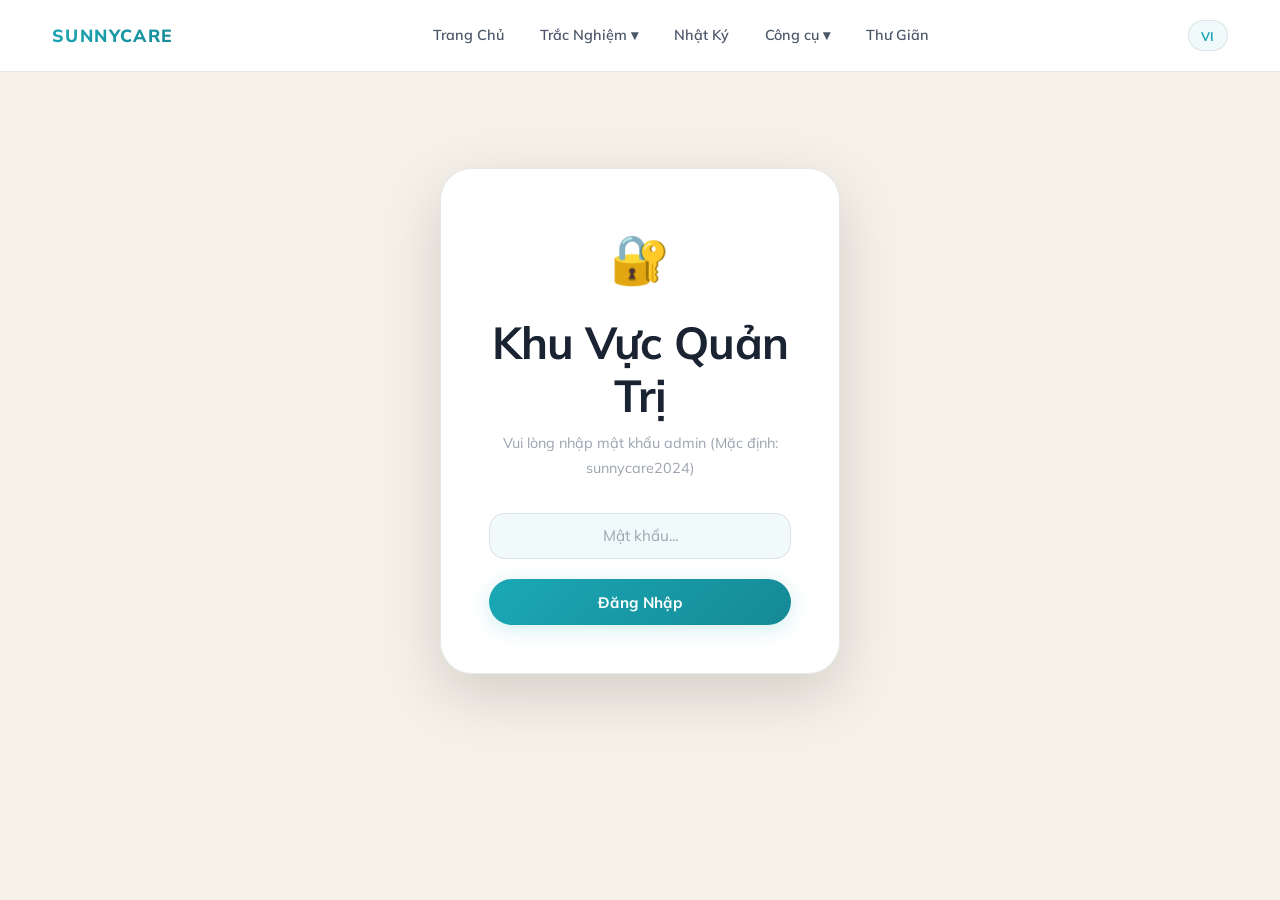
<file: dashboard.html>
﻿<!DOCTYPE html>
<html lang="vi">
<head>
  <meta charset="UTF-8">
  <meta name="viewport" content="width=device-width, initial-scale=1.0">
  <title>Admin Dashboard | SUNNYCARE</title>
  <link href="https://fonts.googleapis.com/css2?family=Mulish:ital,wght@0,300;0,400;0,500;0,600;0,700;0,800;0,900;1,300;1,400&display=swap" rel="stylesheet">
  <link rel="stylesheet" href="../css/main.css?v=2030">
  <style>
    body { background: var(--bg-deep); }
    .admin-page {
      padding-top: calc(var(--nav-h) + 2rem);
      padding-bottom: 4rem;
      min-height: 100vh;
      display: flex;
      flex-direction: column;
      align-items: center;
    }
    
    /* Login */
    .admin-login {
      background: var(--bg-card);
      border: 1px solid var(--border);
      border-radius: var(--r-xl);
      padding: 3rem;
      max-width: 400px;
      width: 100%;
      text-align: center;
      box-shadow: var(--shadow-lg);
      margin-top: 4rem;
      display: block; /* Toggled via JS */
    }
    .admin-login.hidden { display: none; }
    
    /* Dashboard */
    .admin-dashboard {
      max-width: 1100px;
      width: 100%;
      display: none; /* Toggled via JS */
      flex-direction: column;
      gap: 2rem;
    }
    .admin-dashboard.visible { display: flex; }

    .dash-header { display: flex; justify-content: space-between; align-items: flex-end; border-bottom: 1px solid var(--border); padding-bottom: 1rem; }
    
    .stats-grid {
      display: grid;
      grid-template-columns: repeat(auto-fit, minmax(240px, 1fr));
      gap: 1.5rem;
    }
    .stat-card {
      background: var(--bg-card);
      border: 1px solid var(--border);
      border-radius: var(--r-lg);
      padding: 1.5rem;
      display: flex; flex-direction: column; gap: 0.5rem;
    }
    .stat-val { font-size: 2.5rem; font-weight: 900; line-height: 1; color: var(--primary-light); }
    .stat-label { font-size: 0.85rem; font-weight: 700; color: var(--text-muted); text-transform: uppercase; letter-spacing: 0.05em; }

    .data-table-wrap {
      background: var(--bg-card);
      border: 1px solid var(--border);
      border-radius: var(--r-lg);
      overflow-x: auto;
    }
    .data-table { width: 100%; border-collapse: collapse; text-align: left; }
    .data-table th, .data-table td { padding: 1rem 1.5rem; border-bottom: 1px solid var(--border); }
    .data-table th { font-size: 0.85rem; font-weight: 700; color: var(--text-muted); text-transform: uppercase; background: rgba(0,0,0,0.1); }
    .data-table td { font-size: 0.95rem; color: var(--text-primary); }
    .data-table tr:last-child td { border-bottom: none; }
    
    .badge { padding: 0.2rem 0.6rem; border-radius: 4px; font-size: 0.8rem; font-weight: 700; }
    .badge-severe { background: rgba(239,68,68,0.2); color: #ef4444; }
    .badge-moderate { background: rgba(245,158,11,0.2); color: #f59e0b; }
    .badge-mild { background: rgba(34,197,94,0.2); color: #22c55e; }

    .admin-logout { font-size: 0.9rem; color: var(--text-secondary); cursor: pointer; text-decoration: underline; }
  </style>
</head>
<body>
  <nav class="navbar" style="background: rgba(255, 255, 255, 0.97); border-bottom: 1px solid rgba(26,35,50,0.10);">
    <div class="nav-container">
      <a href="../index.html" class="nav-brand" aria-label="SUNNYCARE"><span class="brand-name-text">SUNNYCARE</span></a>
      <div class="nav-links" id="navLinks">
        <a href="../index.html" class="nav-link" data-vi="Trang Chủ" data-en="Home">Trang Chủ</a>
        <div class="nav-dropdown">
          <button class="nav-link dropdown-toggle" data-vi="Trắc Nghiệm ▾" data-en="Assessments ▾">Trắc Nghiệm ▾</button>
          <div class="dropdown-menu">
            <a href="../tests/phq9.html" class="dropdown-item" data-vi="Trầm Cảm (PHQ-9)" data-en="Depression (PHQ-9)">Trầm Cảm (PHQ-9)</a>
            <a href="../tests/gad7.html" class="dropdown-item" data-vi="Lo Âu (GAD-7)" data-en="Anxiety (GAD-7)">Lo Âu (GAD-7)</a>
            <a href="../tests/dass21.html" class="dropdown-item" data-vi="Stress (DASS-21)" data-en="Stress (DASS-21)">Stress (DASS-21)</a>
            <a href="../tests/ace.html" class="dropdown-item" data-vi="Tuổi Thơ (ACE)" data-en="Childhood (ACE)">Tuổi Thơ (ACE)</a>
          </div>
        </div>
        <a href="../journal/auth.html" class="nav-link" data-vi="Nhật Ký" data-en="Journal">Nhật Ký</a>
        <div class="nav-dropdown">
          <button class="nav-link dropdown-toggle" data-vi="Công cụ ▾" data-en="Tools ▾">Công cụ ▾</button>
          <div class="dropdown-menu">
            <a href="../tools/grounding.html" class="dropdown-item" data-vi="Xoa Dịu (5-4-3-2-1)" data-en="Grounding (5-4-3-2-1)">Xoa Dịu (5-4-3-2-1)</a>
            <a href="../tools/mindfulness.html" class="dropdown-item" data-vi="Chánh Niệm" data-en="Mindfulness">Chánh Niệm</a>
          </div>
        </div>
        <a href="../tools/breathing.html" class="nav-link" data-vi="Thư Giãn" data-en="Wellness Tools">Thư Giãn</a>
      </div>
      <div class="nav-controls">
        <button class="lang-toggle" onclick="window.location.reload()"><span class="lang-vi active">VI</span></button>
      </div>
    </div>
  </nav>

  <main class="admin-page">
    
    <!-- LOGIN -->
    <div class="admin-login" id="adminLogin">
      <div style="font-size: 3rem; margin-bottom: 1rem;">🔐</div>
      <h2 style="margin-bottom: 0.5rem; color: var(--text-primary);">Khu Vực Quản Trị</h2>
      <p style="color: var(--text-muted); font-size: 0.9rem; margin-bottom: 2rem;">Vui lòng nhập mật khẩu admin (Mặc định: sunnycare2024)</p>
      
      <div class="form-group">
        <input type="password" id="adminPwd" class="form-input" placeholder="Mật khẩu..." style="text-align: center;">
      </div>
      <button class="btn-primary" style="width:100%; justify-content:center;" onclick="checkAdminLogin()">Đăng Nhập</button>
    </div>

    <!-- DASHBOARD -->
    <div class="admin-dashboard" id="adminDash">
      <div class="dash-header">
        <div>
          <h1 class="gradient-text" style="font-size: 2rem; margin-bottom: 0.2rem;">Tổng Quan Đánh Giá</h1>
          <p style="color: var(--text-secondary); font-size: 0.9rem;">Cập nhật từ Google Sheets backend</p>
        </div>
        <button class="admin-logout" onclick="adminLogout()">Đăng xuất</button>
      </div>

      <div class="stats-grid">
        <div class="stat-card">
          <span class="stat-val" id="statTotal">--</span>
          <span class="stat-label">Tổng lượt trắc nghiệm</span>
        </div>
        <div class="stat-card">
          <span class="stat-val" id="statRisk" style="color: var(--danger)">--</span>
          <span class="stat-label">Trường hợp rủi ro cao (Severe)</span>
        </div>
        <div class="stat-card">
          <span class="stat-val" id="statUsers">--</span>
          <span class="stat-label">Người dùng Nhật Ký</span>
        </div>
      </div>

      <div>
         <h3 style="margin-bottom: 1rem; color: var(--text-primary)">Lượt thực hiện gần đây (Mô phỏng)</h3>
         <div class="data-table-wrap">
           <table class="data-table">
             <thead>
               <tr>
                 <th>Thời gian</th>
                 <th>Tên</th>
                 <th>Loại bài Test</th>
                 <th>Điểm</th>
                 <th>Mức độ</th>
                 <th>Email đã gửi</th>
               </tr>
             </thead>
             <tbody id="dashTableBody">
               <tr>
                 <td colspan="6" style="text-align:center; padding: 2rem; color:var(--text-muted)">
                   Đang tải dữ liệu từ Google App Script...
                 </td>
               </tr>
             </tbody>
           </table>
         </div>
      </div>
    </div>

  </main>

  <script src="../js/app.js?v=2030"></script>
  <script src="../js/api.js?v=2030"></script>
  <script>
    const PWD = 'sunnycare2024';

    function checkAdminLogin() {
      const val = document.getElementById('adminPwd').value;
      if (val === PWD) {
        sessionStorage.setItem('sc_admin_auth', '1');
        showDashboard();
      } else {
        window.SC?.showToast('Sai mật khẩu', 'error');
      }
    }

    function adminLogout() {
      sessionStorage.removeItem('sc_admin_auth');
      document.getElementById('adminPwd').value = '';
      document.getElementById('adminLogin').classList.remove('hidden');
      document.getElementById('adminDash').classList.remove('visible');
    }

    function showDashboard() {
      document.getElementById('adminLogin').classList.add('hidden');
      document.getElementById('adminDash').classList.add('visible');
      loadMockData(); // Ideally call API.getAdminStats() here
    }

    function loadMockData() {
      // In a full GAS implementation, API.getAdminStats() would return this data.
      setTimeout(() => {
        document.getElementById('statTotal').textContent = '142';
        document.getElementById('statRisk').textContent = '12';
        document.getElementById('statUsers').textContent = '45';

        const tbody = document.getElementById('dashTableBody');
        tbody.innerHTML = `
          <tr>
            <td>Hôm nay, 09:12</td>
            <td>Nguyễn Văn A</td>
            <td>PHQ-9 (Trầm Cảm)</td>
            <td>18</td>
            <td><span class="badge badge-severe">Nặng</span></td>
            <td>✅</td>
          </tr>
          <tr>
            <td>Hôm qua, 15:40</td>
            <td>Lê Thị B</td>
            <td>GAD-7 (Lo Âu)</td>
            <td>6</td>
            <td><span class="badge badge-mild">Nhẹ</span></td>
            <td>✅</td>
          </tr>
          <tr>
            <td>Hôm qua, 11:20</td>
            <td>Trần C</td>
            <td>DASS-21</td>
            <td>D:4/A:12/S:8</td>
            <td><span class="badge badge-moderate">Vừa</span></td>
            <td>✅</td>
          </tr>
        `;
      }, 1000);
    }

    document.addEventListener('DOMContentLoaded', () => {
      if (sessionStorage.getItem('sc_admin_auth')) {
        showDashboard();
      }
    });

    // Enter key
    document.getElementById('adminPwd').addEventListener('keypress', (e) => {
      if(e.key === 'Enter') checkAdminLogin();
    });
  </script>
</body>
</html>
</file>
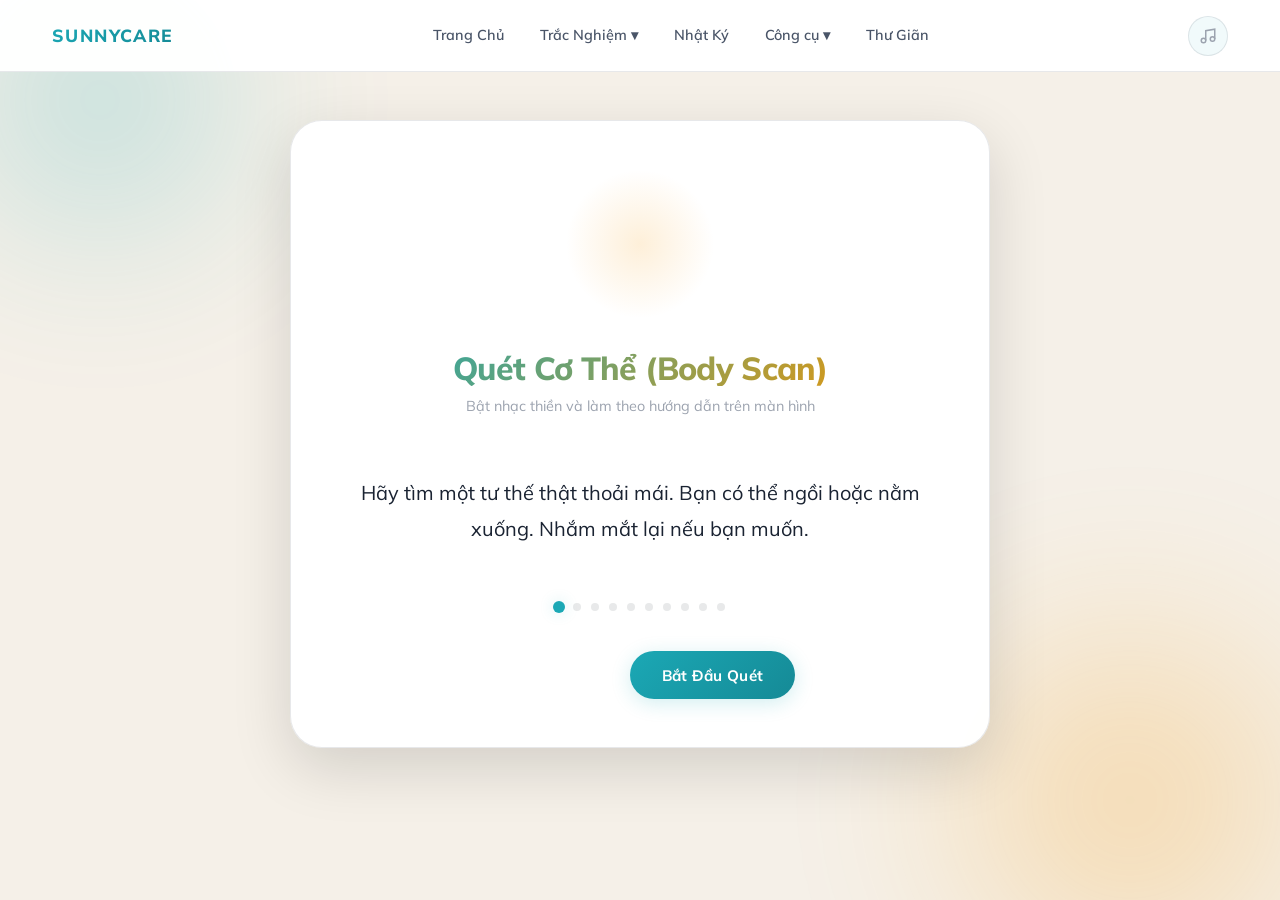
<file: mindfulness.html>
﻿<!DOCTYPE html>
<html lang="vi">
<head>
  <meta charset="UTF-8">
  <meta name="viewport" content="width=device-width, initial-scale=1.0">
  <title>Thực Hành Mindfulness | SUNNYCARE</title>
  <link href="https://fonts.googleapis.com/css2?family=Mulish:ital,wght@0,300;0,400;0,500;0,600;0,700;0,800;0,900;1,300;1,400&display=swap" rel="stylesheet">
  <link rel="stylesheet" href="../css/main.css?v=2030">
  <style>
    .tools-page {
      min-height: 100vh;
      display: flex;
      flex-direction: column;
      align-items: center;
      padding: calc(var(--nav-h) + 3rem) 1.5rem 4rem;
      position: relative;
      overflow: hidden;
    }
    
    .mindfulness-card {
      background: var(--bg-card);
      border: 1px solid var(--border);
      border-radius: var(--r-xl);
      padding: 3rem;
      max-width: 700px;
      width: 100%;
      text-align: center;
      box-shadow: var(--shadow-lg);
      position: relative;
      z-index: 10;
    }

    .visual-circle {
      width: 150px;
      height: 150px;
      border-radius: 50%;
      background: radial-gradient(circle, var(--accent) 0%, transparent 70%);
      margin: 0 auto 2rem;
      opacity: 0.15;
      animation: pulse-ring 4s infinite cubic-bezier(0.4, 0, 0.2, 1);
    }

    .mindfulness-text {
      font-size: 1.25rem;
      line-height: 1.8;
      color: var(--text-primary);
      margin-bottom: 2rem;
      min-height: 120px;
      display: flex;
      align-items: center;
      justify-content: center;
      transition: opacity 0.5s ease;
    }

    .progress-dots {
      display: flex;
      justify-content: center;
      gap: 10px;
      margin-bottom: 2.5rem;
    }
    .dot {
      width: 8px; height: 8px;
      border-radius: 50%;
      background: var(--border);
      transition: var(--t);
    }
    .dot.active {
      background: var(--primary-light);
      transform: scale(1.5);
      box-shadow: 0 0 10px var(--primary-glow);
    }

    /* Background blobs */
    .blob {
      position: absolute;
      border-radius: 50%;
      filter: blur(80px);
      opacity: 0.3;
      z-index: 0;
    }
    .blob-1 {
      width: 400px; height: 400px;
      background: radial-gradient(circle, var(--primary) 0%, transparent 70%);
      top: -100px; left: -100px;
      animation: floatBlob 10s infinite;
    }
    .blob-2 {
      width: 500px; height: 500px;
      background: radial-gradient(circle, var(--accent) 0%, transparent 70%);
      bottom: -150px; right: -100px;
      animation: floatBlob 15s infinite reverse;
    }
  </style>
</head>
<body>
  <nav class="navbar" style="background: rgba(255, 255, 255, 0.97); border-bottom: 1px solid rgba(26,35,50,0.10);">
    <div class="nav-container">
      <a href="../index.html" class="nav-brand" aria-label="SUNNYCARE"><span class="brand-name-text">SUNNYCARE</span></a>
      <div class="nav-links" id="navLinks">
        <a href="../index.html" class="nav-link" data-vi="Trang Chủ" data-en="Home">Trang Chủ</a>
        <div class="nav-dropdown">
          <button class="nav-link dropdown-toggle" data-vi="Trắc Nghiệm ▾" data-en="Assessments ▾">Trắc Nghiệm ▾</button>
          <div class="dropdown-menu">
            <a href="../tests/phq9.html" class="dropdown-item" data-vi="Trầm Cảm (PHQ-9)" data-en="Depression (PHQ-9)">Trầm Cảm (PHQ-9)</a>
            <a href="../tests/gad7.html" class="dropdown-item" data-vi="Lo Âu (GAD-7)" data-en="Anxiety (GAD-7)">Lo Âu (GAD-7)</a>
            <a href="../tests/dass21.html" class="dropdown-item" data-vi="Stress (DASS-21)" data-en="Stress (DASS-21)">Stress (DASS-21)</a>
            <a href="../tests/ace.html" class="dropdown-item" data-vi="Tuổi Thơ (ACE)" data-en="Childhood (ACE)">Tuổi Thơ (ACE)</a>
          </div>
        </div>
        <a href="../journal/auth.html" class="nav-link" data-vi="Nhật Ký" data-en="Journal">Nhật Ký</a>
        <div class="nav-dropdown">
          <button class="nav-link dropdown-toggle" data-vi="Công cụ ▾" data-en="Tools ▾">Công cụ ▾</button>
          <div class="dropdown-menu">
            <a href="grounding.html" class="dropdown-item" data-vi="Xoa Dịu (5-4-3-2-1)" data-en="Grounding (5-4-3-2-1)">Xoa Dịu (5-4-3-2-1)</a>
            <a href="mindfulness.html" class="dropdown-item" data-vi="Chánh Niệm" data-en="Mindfulness">Chánh Niệm</a>
          </div>
        </div>
        <a href="breathing.html" class="nav-link" data-vi="Thư Giãn" data-en="Wellness Tools">Thư Giãn</a>
      </div>
      <div class="nav-controls">
        <button class="music-toggle" id="musicToggle">
          <svg viewBox="0 0 24 24" fill="none" stroke="currentColor" stroke-width="2"><path d="M9 18V5l12-2v13"/><circle cx="6" cy="18" r="3"/><circle cx="18" cy="16" r="3"/></svg>
        </button>
      </div>
    </div>
  </nav>

  <!-- MUSIC PLAYER -->
  <div class="music-player" id="musicPlayer">
    <div class="music-header">
      <span class="music-title">🎵 Nhạc Thiền Định</span>
      <button class="music-close" id="musicClose">✕</button>
    </div>
    <div class="music-tracks">
      <button class="track-btn active" data-track="rain">🌧️ Mưa</button>
      <button class="track-btn" data-track="ocean">🌊 Biển</button>
      <button class="track-btn" data-track="forest">🌲 Rừng</button>
      <button class="track-btn" data-track="piano">🎹 Piano</button>
    </div>
    <div class="music-controls">
      <button class="play-pause-btn" id="playPauseBtn">
        <svg class="play-icon" viewBox="0 0 24 24" fill="currentColor"><path d="M8 5v14l11-7z"/></svg>
        <svg class="pause-icon hidden" viewBox="0 0 24 24" fill="currentColor"><path d="M6 19h4V5H6v14zm8-14v14h4V5h-4z"/></svg>
      </button>
      <input type="range" class="volume-slider" id="volumeSlider" min="0" max="100" value="50">
    </div>
  </div>

  <main class="tools-page">
    <div class="blob blob-1"></div>
    <div class="blob blob-2"></div>

    <div class="mindfulness-card">
      <div class="visual-circle"></div>
      <h1 class="gradient-text" style="font-size: 2rem; margin-bottom: 0.5rem;">Quét Cơ Thể (Body Scan)</h1>
      <p style="color:var(--text-muted); font-size:0.9rem; margin-bottom: 2rem;">Bật nhạc thiền và làm theo hướng dẫn trên màn hình</p>
      
      <div class="mindfulness-text" id="mText">
        Hãy tìm một tư thế thật thoải mái. Bạn có thể ngồi hoặc nằm xuống. Nhắm mắt lại nếu bạn muốn.
      </div>

      <div class="progress-dots" id="dotsContainer"></div>

      <div style="display:flex; justify-content:center; gap: 1rem;">
        <button class="btn-secondary" id="btnPrev" style="visibility:hidden">Quay Lại</button>
        <button class="btn-primary" id="btnNext">Bắt Đầu Quét</button>
      </div>
    </div>
  </main>

  <script src="../js/music.js?v=2030"></script>
  <script src="../js/app.js?v=2030"></script>
  <script>
    const prompts = [
      "Hãy tìm một tư thế thật thoải mái. Bạn có thể ngồi hoặc nằm xuống. Nhắm mắt lại nếu bạn muốn.",
      "Mang sự chú ý của bạn tới hơi thở. Tập trung vào không khí đang đi vào và đi ra qua mũi bạn.",
      "Bây giờ, hãy dời sự chú ý đến các ngón chân. Cảm nhận bất kỳ nhiệt độ hay sự căng tức nào ở đó, và chỉ cần ghi nhận. Không cần cố gắng thay đổi điều gì.",
      "Tiếp tục di chuyển sự chú ý lên bắp chân, đầu gối và đùi. Nếu bạn thấy cơ bắp đang gồng lên, hãy hình dung hơi thở của bạn đang làm mềm chúng.",
      "Di chuyển lên vùng hông và bụng. Hãy cảm nhận bụng phồng lên và xẹp xuống theo từng nhịp thở tự nhiên.",
      "Chú ý đến ngực và tim bạn. Cảm nhận nhịp đập từ tốn và lồng ngực tự mở rộng.",
      "Mang sự nhận biết đến đôi vai, cánh tay và ngón tay. Hãy cho phép đôi vai được trĩu xuống, buông bỏ những gánh nặng bạn đang mang.",
      "Cuối cùng, cảm nhận vùng cổ, khuôn mặt và đỉnh đầu. Thả lỏng quai hàm, ánh mắt, trán mịn mạng lại.",
      "Bạn đang hoàn toàn hiện diện ở đây. Cảm nhận sự rỗng rang, thư thái lan tỏa toàn bộ cơ thể trong một vài nhịp thở nữa.",
      "Khi bạn đã sẵn sàng, hãy nhẹ nhàng cử động các ngón tay, ngón chân, và từ từ mở mắt ra. Cảm ơn bạn đã dành thời gian cho chính mình."
    ];

    let currentStep = 0;
    const mText = document.getElementById('mText');
    const dotsContainer = document.getElementById('dotsContainer');
    const btnNext = document.getElementById('btnNext');
    const btnPrev = document.getElementById('btnPrev');

    // Init dots
    prompts.forEach((_, i) => {
      let dot = document.createElement('div');
      dot.className = 'dot' + (i===0?' active':'');
      dot.id = 'dot' + i;
      dotsContainer.appendChild(dot);
    });

    function updateStep() {
      // Fade text
      mText.style.opacity = 0;
      setTimeout(() => {
        mText.textContent = prompts[currentStep];
        mText.style.opacity = 1;
      }, 400);

      // Update dots
      document.querySelectorAll('.dot').forEach(d => d.classList.remove('active'));
      document.getElementById('dot' + currentStep).classList.add('active');

      // Update buttons
      btnPrev.style.visibility = (currentStep === 0) ? 'hidden' : 'visible';
      
      if (currentStep === 0) {
        btnNext.textContent = 'Bắt Đầu Quét';
      } else if (currentStep === prompts.length - 1) {
        btnNext.textContent = 'Hoàn Thành';
      } else {
        btnNext.textContent = 'Tiếp Theo';
      }
    }

    btnNext.addEventListener('click', () => {
      // auto turn on ambient music if not playing on first click
      if(currentStep === 0 && window.ambientSound && !window.ambientSound.isPlaying) {
         document.getElementById('playPauseBtn').click();
      }

      if (currentStep < prompts.length - 1) {
        currentStep++;
        updateStep();
      } else {
        window.location.href = '../index.html';
      }
    });

    btnPrev.addEventListener('click', () => {
      if (currentStep > 0) {
        currentStep--;
        updateStep();
      }
    });

  </script>
</body>
</html>
</file>
<file: css/main.css>
/* ═══════════════════════════════════════════════════════════════════════════
   Trần Thiện — Master Design System
   Brand: #1ba8b5 (Teal) | #f59600 (Orange) | Bg: #f5f0e8 (Cream) | Font: Mulish
   ═══════════════════════════════════════════════════════════════════════════ */

/* ─── GOOGLE FONTS ───────────────────────────────────────────────────────── */
@import url('https://fonts.googleapis.com/css2?family=Mulish:ital,wght@0,300;0,400;0,500;0,600;0,700;0,800;0,900;1,300;1,400;1,600&display=swap');

/* ─── DESIGN TOKENS ──────────────────────────────────────────────────────── */
:root {
  /* Brand — Teal + Orange on Light Cream */
  --primary:       #1ba8b5;
  --primary-dark:  #158a96;
  --primary-light: #1ba8b5;
  --primary-glow:  rgba(27, 168, 181, 0.20);
  --primary-dim:   rgba(27, 168, 181, 0.08);

  --accent:        #f59600;
  --accent-dark:   #d97d00;
  --accent-light:  #fbb040;
  --accent-glow:   rgba(245, 150, 0, 0.20);
  --accent-dim:    rgba(245, 150, 0, 0.08);

  /* Backgrounds — warm cream / light mode */
  --bg-deep:       #f5f0e8;
  --bg-dark:       #ece7df;
  --bg-card:       rgba(255, 255, 255, 0.98);
  --bg-glass:      rgba(27, 168, 181, 0.06);
  --bg-glass-dark: rgba(245, 240, 232, 0.90);

  /* Text — dark on light */
  --text-primary:   #1a2332;
  --text-secondary: #4a5568;
  --text-muted:     #9ca3af;

  /* Status */
  --success:   #16a34a;
  --warning:   #d97706;
  --danger:    #dc2626;
  --crisis:    #dc2626;

  /* Borders */
  --border:        rgba(26, 35, 50, 0.10);
  --border-hover:  rgba(26, 35, 50, 0.28);
  --border-accent: rgba(245, 150, 0, 0.30);

  /* Typography */
  --font: 'Mulish', -apple-system, BlinkMacSystemFont, sans-serif;

  /* Shadows */
  --shadow-sm:    0 2px 8px rgba(0,0,0,0.07);
  --shadow-md:    0 8px 28px rgba(0,0,0,0.10);
  --shadow-lg:    0 20px 60px rgba(0,0,0,0.14);
  --shadow-glow:  0 0 35px var(--primary-glow);
  --shadow-accent:0 0 35px var(--accent-glow);

  /* Spacing */
  --nav-h:      72px;
  --section-py: 90px;
  --container:  1240px;

  /* Radius */
  --r-sm:   8px;
  --r-md:   16px;
  --r-lg:   24px;
  --r-xl:   32px;
  --r-full: 9999px;

  /* Transitions */
  --t-fast: 0.15s cubic-bezier(0.4,0,0.2,1);
  --t:      0.3s  cubic-bezier(0.4,0,0.2,1);
  --t-slow: 0.55s cubic-bezier(0.4,0,0.2,1);
}

/* ─── RESET & BASE ───────────────────────────────────────────────────────── */
*, *::before, *::after { box-sizing: border-box; margin: 0; padding: 0; }

html {
  scroll-behavior: smooth;
  -webkit-text-size-adjust: 100%;
  font-size: 16px;
}

body {
  font-family: var(--font);
  background: var(--bg-deep);
  color: var(--text-primary);
  line-height: 1.72;
  overflow-x: hidden;
  -webkit-font-smoothing: antialiased;
  -moz-osx-font-smoothing: grayscale;
}

a { color: inherit; text-decoration: none; transition: var(--t); }
img, video { max-width: 100%; display: block; }
button { cursor: pointer; border: none; background: none; font-family: var(--font); }
input, textarea, select { font-family: var(--font); }
ul, ol { list-style: none; }

/* ─── TYPOGRAPHY ─────────────────────────────────────────────────────────── */
h1 { font-size: clamp(2.2rem, 6vw, 4rem);   font-weight: 800; letter-spacing: -0.02em; line-height: 1.1; }
h2 { font-size: clamp(1.7rem, 4vw, 2.8rem); font-weight: 700; letter-spacing: -0.015em; line-height: 1.2; }
h3 { font-size: clamp(1.25rem, 2.5vw, 1.6rem); font-weight: 700; }
h4 { font-size: 1.15rem; font-weight: 700; }
h5 { font-size: 0.9rem;  font-weight: 700; letter-spacing: 0.06em; text-transform: uppercase; }
p  { font-size: 1rem;    font-weight: 400; line-height: 1.72; }

.gradient-text {
  background: linear-gradient(135deg, var(--primary-light) 0%, var(--accent) 100%);
  -webkit-background-clip: text;
  -webkit-text-fill-color: transparent;
  background-clip: text;
}

/* ─── LAYOUT UTILITIES ───────────────────────────────────────────────────── */
.container {
  max-width: var(--container);
  margin: 0 auto;
  padding: 0 clamp(1rem, 4vw, 2rem);
}

.section-container {
  max-width: var(--container);
  margin: 0 auto;
  padding: var(--section-py) clamp(1rem, 4vw, 2rem);
}

/* ─── GLASSMORPHISM CARD ─────────────────────────────────────────────────── */
.glass-card {
  background: var(--bg-glass);
  backdrop-filter: blur(16px);
  -webkit-backdrop-filter: blur(16px);
  border: 1px solid var(--border);
  border-radius: var(--r-lg);
  box-shadow: var(--shadow-md);
}

/* ─── BUTTONS ────────────────────────────────────────────────────────────── */
.btn-primary {
  display: inline-flex;
  align-items: center;
  gap: 0.5rem;
  padding: 0.85rem 2rem;
  background: linear-gradient(135deg, var(--primary) 0%, var(--primary-dark) 100%);
  color: #fff;
  border-radius: var(--r-full);
  font-weight: 700;
  font-size: 0.95rem;
  letter-spacing: 0.02em;
  transition: var(--t);
  box-shadow: 0 4px 20px var(--primary-glow);
}
.btn-primary:hover {
  transform: translateY(-2px);
  box-shadow: 0 8px 32px var(--primary-glow), 0 0 0 3px rgba(25,146,176,0.25);
  background: linear-gradient(135deg, var(--primary-light) 0%, var(--primary) 100%);
}
.btn-primary svg { width: 18px; height: 18px; }

.btn-secondary {
  display: inline-flex;
  align-items: center;
  gap: 0.5rem;
  padding: 0.85rem 2rem;
  background: transparent;
  color: var(--text-primary);
  border: 1.5px solid var(--border);
  border-radius: var(--r-full);
  font-weight: 600;
  font-size: 0.95rem;
  transition: var(--t);
}
.btn-secondary:hover {
  border-color: var(--primary-light);
  background: var(--primary-dim);
  transform: translateY(-2px);
}

.btn-accent {
  display: inline-flex;
  align-items: center;
  gap: 0.5rem;
  padding: 0.85rem 2rem;
  background: linear-gradient(135deg, var(--accent) 0%, var(--accent-dark) 100%);
  color: #fff;
  border-radius: var(--r-full);
  font-weight: 700;
  font-size: 0.95rem;
  transition: var(--t);
  box-shadow: 0 4px 20px var(--accent-glow);
}
.btn-accent:hover {
  transform: translateY(-2px);
  box-shadow: 0 8px 32px var(--accent-glow);
}

/* ─── KEYFRAME ANIMATIONS ────────────────────────────────────────────────── */
@keyframes floatBlob {
  0%, 100% { transform: translate(0, 0) scale(1); }
  33%       { transform: translate(25px, -35px) scale(1.05); }
  66%       { transform: translate(-20px, 20px) scale(0.97); }
}

@keyframes shimmer {
  0%   { background-position: -200% 0; }
  100% { background-position: 200% 0; }
}

@keyframes fadeInUp {
  from { opacity: 0; transform: translateY(28px); }
  to   { opacity: 1; transform: translateY(0); }
}

@keyframes fadeIn {
  from { opacity: 0; }
  to   { opacity: 1; }
}

@keyframes pulse-ring {
  0%   { transform: scale(1);   opacity: 0.8; }
  100% { transform: scale(1.8); opacity: 0; }
}

@keyframes spin-slow {
  to { transform: rotate(360deg); }
}

@keyframes slideInRight {
  from { transform: translateX(120%); opacity: 0; }
  to   { transform: translateX(0);    opacity: 1; }
}

@keyframes gradientShift {
  0%   { background-position: 0%   50%; }
  50%  { background-position: 100% 50%; }
  100% { background-position: 0%   50%; }
}

@keyframes quoteIn {
  from { opacity: 0; transform: translateY(12px); }
  to   { opacity: 1; transform: translateY(0); }
}

/* ─── NAVIGATION ─────────────────────────────────────────────────────────── */
.navbar {
  position: fixed;
  top: 0; left: 0; right: 0;
  z-index: 900;
  height: var(--nav-h);
  transition: var(--t);
}

.navbar.scrolled {
  background: rgba(255, 255, 255, 0.97);
  backdrop-filter: blur(20px);
  -webkit-backdrop-filter: blur(20px);
  border-bottom: 1px solid var(--border);
  box-shadow: 0 4px 20px rgba(0,0,0,0.08);
}

.nav-container {
  max-width: var(--container);
  margin: 0 auto;
  padding: 0 clamp(1rem, 4vw, 2rem);
  height: 100%;
  display: flex;
  align-items: center;
  justify-content: space-between;
  gap: 1rem;
}

/* Brand */
.nav-brand {
  display: flex;
  align-items: center;
  gap: 0.75rem;
  text-decoration: none;
  flex-shrink: 0;
}

/* Text-based brand name — SUNNYCARE */
.brand-name-text {
  font-size: 1.1rem;
  font-weight: 800;
  letter-spacing: 0.08em;
  text-transform: uppercase;
  background: linear-gradient(135deg, var(--primary) 0%, var(--primary-dark) 100%);
  -webkit-background-clip: text;
  -webkit-text-fill-color: transparent;
  background-clip: text;
  transition: var(--t);
  white-space: nowrap;
}
.nav-brand:hover .brand-name-text {
  letter-spacing: 0.12em;
  opacity: 0.85;
}

/* Brand initial square avatar - Hidden for SUNNYCARE */
.brand-initial { display: none; }

/* Large version for footer */
.brand-name-lg {
  font-size: 1.6rem;
  font-weight: 800;
  letter-spacing: 0.1em;
  text-transform: uppercase;
  display: block;
  margin-bottom: 0.5rem;
  background: linear-gradient(135deg, #fff 0%, #cbd5e1 100%);
  -webkit-background-clip: text;
  -webkit-text-fill-color: transparent;
  background-clip: text;
}

/* Nav links */
.nav-links {
  display: flex;
  align-items: center;
  gap: 0.25rem;
}

.nav-link {
  padding: 0.5rem 1rem;
  border-radius: var(--r-full);
  font-weight: 600;
  font-size: 0.9rem;
  color: var(--text-secondary);
  transition: var(--t);
}
.nav-link:hover {
  color: var(--text-primary);
  background: var(--primary-dim);
}

/* Nav Dropdown */
.nav-dropdown {
  position: relative;
  display: inline-block;
}
.dropdown-menu {
  position: absolute;
  top: 100%;
  left: 50%;
  transform: translateX(-50%) translateY(10px);
  background: var(--bg-card);
  backdrop-filter: blur(16px);
  -webkit-backdrop-filter: blur(16px);
  border: 1px solid var(--border);
  border-radius: var(--r-md);
  padding: 0.5rem;
  min-width: 200px;
  box-shadow: var(--shadow-lg);
  opacity: 0;
  visibility: hidden;
  transition: all var(--t-fast);
  z-index: 1000;
  display: flex;
  flex-direction: column;
  gap: 0.25rem;
}
.nav-dropdown:hover .dropdown-menu,
.nav-dropdown:focus-within .dropdown-menu {
  opacity: 1;
  visibility: visible;
  transform: translateX(-50%) translateY(0);
}
.dropdown-item {
  display: block;
  padding: 0.65rem 1rem;
  color: var(--text-primary);
  font-size: 0.9rem;
  font-weight: 600;
  border-radius: var(--r-sm);
  transition: var(--t-fast);
  text-align: center;
  white-space: nowrap;
}
.dropdown-item:hover {
  background: var(--primary-dim);
  color: var(--primary-light);
}

.nav-btn-primary {
  padding: 0.55rem 1.4rem;
  background: linear-gradient(135deg, var(--accent) 0%, var(--accent-dark) 100%);
  color: #fff;
  border-radius: var(--r-full);
  font-weight: 700;
  font-size: 0.9rem;
  transition: var(--t);
  box-shadow: 0 3px 14px var(--accent-glow);
}
.nav-btn-primary:hover {
  transform: translateY(-2px);
  box-shadow: 0 6px 24px var(--accent-glow);
}

/* Nav controls */
.nav-controls {
  display: flex;
  align-items: center;
  gap: 0.5rem;
}

.lang-toggle {
  display: flex;
  align-items: center;
  gap: 4px;
  padding: 0.4rem 0.75rem;
  background: var(--bg-glass);
  border: 1px solid var(--border);
  border-radius: var(--r-full);
  font-size: 0.78rem;
  font-weight: 700;
  letter-spacing: 0.05em;
  color: var(--text-muted);
  transition: var(--t);
}
.lang-toggle:hover { border-color: var(--border-hover); background: var(--primary-dim); }
.lang-toggle .lang-vi, .lang-toggle .lang-en { transition: color var(--t); }
.lang-toggle .lang-vi.active, .lang-toggle .lang-en.active { color: var(--primary-light); }
.lang-divider { color: var(--border); }

.music-toggle {
  width: 40px; height: 40px;
  display: flex; align-items: center; justify-content: center;
  background: var(--bg-glass);
  border: 1px solid var(--border);
  border-radius: 50%;
  color: var(--text-muted);
  transition: var(--t);
}
.music-toggle:hover {
  border-color: var(--primary);
  color: var(--primary-light);
  background: var(--primary-dim);
}
.music-toggle svg { width: 18px; height: 18px; }

/* Hamburger */
.nav-hamburger {
  display: none;
  flex-direction: column;
  gap: 5px;
  padding: 6px;
  background: var(--bg-glass);
  border: 1px solid var(--border);
  border-radius: var(--r-sm);
}
.nav-hamburger span {
  display: block;
  width: 20px; height: 2px;
  background: var(--text-secondary);
  border-radius: 2px;
  transition: var(--t);
}
.nav-hamburger.active span:nth-child(1) { transform: translateY(7px) rotate(45deg); }
.nav-hamburger.active span:nth-child(2) { opacity: 0; }
.nav-hamburger.active span:nth-child(3) { transform: translateY(-7px) rotate(-45deg); }

/* ─── MUSIC PLAYER PANEL ─────────────────────────────────────────────────── */
.music-player {
  position: fixed;
  top: calc(var(--nav-h) + 12px);
  right: 1rem;
  width: 290px;
  background: rgba(7, 21, 32, 0.95);
  backdrop-filter: blur(20px);
  border: 1px solid var(--border);
  border-radius: var(--r-lg);
  padding: 1.25rem;
  z-index: 800;
  box-shadow: var(--shadow-lg), 0 0 0 1px rgba(25,146,176,0.1);
  transform: translateX(calc(100% + 20px));
  opacity: 0;
  transition: transform var(--t-slow), opacity var(--t-slow);
  pointer-events: none;
}
.music-player.visible {
  transform: translateX(0);
  opacity: 1;
  pointer-events: all;
}

.music-header {
  display: flex;
  justify-content: space-between;
  align-items: center;
  margin-bottom: 1rem;
}
.music-title {
  font-size: 0.85rem;
  font-weight: 700;
  letter-spacing: 0.06em;
  text-transform: uppercase;
  color: var(--primary-light);
}
.music-close {
  width: 24px; height: 24px;
  border-radius: 50%;
  background: rgba(255,255,255,0.08);
  color: var(--text-muted);
  font-size: 0.75rem;
  display: flex; align-items: center; justify-content: center;
  transition: var(--t-fast);
}
.music-close:hover { background: rgba(255,255,255,0.15); color: var(--text-primary); }

.music-tracks {
  display: grid;
  grid-template-columns: 1fr 1fr;
  gap: 0.4rem;
  margin-bottom: 1rem;
}
.track-btn {
  padding: 0.5rem 0.6rem;
  background: var(--bg-glass);
  border: 1px solid var(--border);
  border-radius: var(--r-md);
  font-size: 0.78rem;
  font-weight: 600;
  color: var(--text-secondary);
  transition: var(--t);
  text-align: center;
}
.track-btn:hover { border-color: var(--primary); color: var(--primary-light); background: var(--primary-dim); }
.track-btn.active {
  background: linear-gradient(135deg, var(--primary) 0%, var(--primary-dark) 100%);
  border-color: transparent;
  color: #fff;
  box-shadow: 0 3px 12px var(--primary-glow);
}

.music-controls {
  display: flex;
  align-items: center;
  gap: 0.75rem;
}
.play-pause-btn {
  width: 42px; height: 42px;
  border-radius: 50%;
  background: linear-gradient(135deg, var(--primary) 0%, var(--primary-dark) 100%);
  color: #fff;
  display: flex; align-items: center; justify-content: center;
  flex-shrink: 0;
  transition: var(--t);
  box-shadow: 0 3px 14px var(--primary-glow);
}
.play-pause-btn:hover {
  transform: scale(1.08);
  box-shadow: 0 6px 24px var(--primary-glow);
}
.play-pause-btn svg { width: 18px; height: 18px; }
.hidden { display: none !important; }

.volume-slider {
  flex: 1;
  -webkit-appearance: none;
  appearance: none;
  height: 4px;
  background: var(--bg-glass);
  border-radius: var(--r-full);
  outline: none;
  border: 1px solid var(--border);
}
.volume-slider::-webkit-slider-thumb {
  -webkit-appearance: none;
  width: 14px; height: 14px;
  border-radius: 50%;
  background: var(--primary);
  cursor: pointer;
  box-shadow: 0 0 8px var(--primary-glow);
}
.volume-icon { font-size: 0.9rem; color: var(--text-muted); }

/* ─── HERO SECTION ───────────────────────────────────────────────────────── */
.hero {
  position: relative;
  min-height: 100dvh;
  display: flex;
  align-items: center;
  justify-content: center;
  overflow: hidden;
  padding: calc(var(--nav-h) + 2rem) 1.5rem 4rem;
}

/* Animated gradient blobs */
.hero-blobs { position: absolute; inset: 0; z-index: 0; overflow: hidden; }
.blob {
  position: absolute;
  border-radius: 50%;
  filter: blur(80px);
  opacity: 0.55;
}
.blob-1 {
  width: 600px; height: 600px;
  background: radial-gradient(circle, rgba(27,168,181,0.20) 0%, transparent 70%);
  top: -200px; left: -100px;
  animation: floatBlob 14s ease-in-out infinite;
}
.blob-2 {
  width: 450px; height: 450px;
  background: radial-gradient(circle, rgba(245,150,0,0.14) 0%, transparent 70%);
  bottom: -100px; right: -50px;
  animation: floatBlob 18s ease-in-out infinite reverse;
}
.blob-3 {
  width: 350px; height: 350px;
  background: radial-gradient(circle, rgba(27,168,181,0.12) 0%, transparent 70%);
  top: 40%; left: 55%;
  animation: floatBlob 22s ease-in-out infinite 5s;
}

.hero-content {
  position: relative;
  z-index: 1;
  max-width: 820px;
  text-align: center;
  animation: fadeInUp 0.9s ease both;
}

.hero-badge {
  display: inline-flex;
  align-items: center;
  gap: 0.5rem;
  padding: 0.45rem 1.2rem;
  background: var(--primary-dim);
  border: 1px solid var(--border);
  border-radius: var(--r-full);
  font-size: 0.85rem;
  font-weight: 600;
  color: var(--primary-light);
  margin-bottom: 1.5rem;
  letter-spacing: 0.02em;
}

.hero-title {
  display: flex;
  flex-direction: column;
  gap: 0.1em;
  margin-bottom: 1.25rem;
}

.hero-desc {
  font-size: clamp(1rem, 2.2vw, 1.15rem);
  color: var(--text-secondary);
  max-width: 600px;
  margin: 0 auto 2rem;
  font-weight: 400;
}

.hero-cta {
  display: flex;
  align-items: center;
  justify-content: center;
  flex-wrap: wrap;
  gap: 1rem;
  margin-bottom: 3rem;
}

.hero-stats {
  display: flex;
  align-items: center;
  justify-content: center;
  gap: 2rem;
  flex-wrap: wrap;
}
.stat { text-align: center; }
.stat-num {
  display: block;
  font-size: 2rem;
  font-weight: 900;
  background: linear-gradient(135deg, var(--primary-light), var(--accent));
  -webkit-background-clip: text;
  -webkit-text-fill-color: transparent;
  background-clip: text;
  line-height: 1;
  margin-bottom: 0.25rem;
}
.stat-label {
  font-size: 0.8rem;
  font-weight: 600;
  color: var(--text-muted);
  letter-spacing: 0.04em;
  text-transform: uppercase;
}
.stat-divider {
  width: 1px; height: 40px;
  background: var(--border);
}

/* ─── QUOTES SECTION ─────────────────────────────────────────────────────── */
.quotes-section {
  padding: 4rem 1.5rem;
  position: relative;
  overflow: hidden;
}
.quotes-section::before {
  content: '';
  position: absolute;
  inset: 0;
  background: linear-gradient(135deg, rgba(27,168,181,0.05) 0%, rgba(245,150,0,0.04) 100%);
}

.quotes-container {
  position: relative;
  max-width: 800px;
  margin: 0 auto;
  text-align: center;
}

.quote-icon {
  font-size: 5rem;
  line-height: 0.5;
  font-weight: 900;
  color: var(--primary);
  opacity: 0.35;
  margin-bottom: 0.5rem;
  font-family: Georgia, serif;
}

.quote-content {
  min-height: 120px;
  display: flex;
  flex-direction: column;
  justify-content: center;
  padding: 1.5rem 0;
  transition: opacity 0.4s ease;
}
.quote-content.fade-out { opacity: 0; }
.quote-content.fade-in  { animation: quoteIn 0.5s ease both; }

.quote-text {
  font-size: clamp(1.05rem, 2.5vw, 1.3rem);
  font-weight: 400;
  font-style: italic;
  color: var(--text-primary);
  line-height: 1.65;
  margin-bottom: 1rem;
}

.quote-author {
  font-size: 0.88rem;
  font-weight: 700;
  color: var(--primary-light);
  letter-spacing: 0.05em;
  text-transform: uppercase;
}

.quote-dots {
  display: flex;
  justify-content: center;
  gap: 6px;
  margin-top: 1.5rem;
  flex-wrap: wrap;
}
.quote-dot {
  width: 7px; height: 7px;
  border-radius: 50%;
  background: var(--border);
  transition: var(--t);
}
.quote-dot.active {
  background: var(--primary);
  transform: scale(1.3);
  box-shadow: 0 0 8px var(--primary-glow);
}
.quote-dot:hover { background: var(--primary-light); }

/* ─── TOOLS SECTION ──────────────────────────────────────────────────────── */
.tools-section { padding: var(--section-py) 0; }

.section-header {
  text-align: center;
  margin-bottom: 3.5rem;
  opacity: 0;
  transform: translateY(24px);
  transition: opacity 0.6s ease, transform 0.6s ease;
}
.section-header.in-view { opacity: 1; transform: translateY(0); }

.section-tag {
  display: inline-block;
  padding: 0.35rem 1rem;
  background: var(--accent-dim);
  border: 1px solid var(--border-accent);
  border-radius: var(--r-full);
  font-size: 0.78rem;
  font-weight: 700;
  color: var(--accent-light);
  letter-spacing: 0.08em;
  text-transform: uppercase;
  margin-bottom: 0.875rem;
}

.section-title {
  margin-bottom: 0.875rem;
  color: var(--text-primary);
}

.section-desc {
  font-size: 1.05rem;
  color: var(--text-secondary);
  max-width: 580px;
  margin: 0 auto;
}

/* Tool Cards Grid */
.tools-grid {
  display: grid;
  grid-template-columns: repeat(auto-fit, minmax(320px, 1fr));
  gap: 1.5rem;
}

.tool-card {
  position: relative;
  background: var(--bg-card);
  border: 1px solid var(--border);
  border-radius: var(--r-xl);
  padding: 2rem;
  overflow: hidden;
  transition: transform var(--t), box-shadow var(--t), border-color var(--t);
  cursor: default;
  opacity: 0;
  transform: translateY(30px);
}
.tool-card.in-view {
  opacity: 1; transform: translateY(0);
  transition: opacity 0.6s ease, transform 0.6s ease, box-shadow var(--t), border-color var(--t);
}
.tool-card:hover {
  transform: translateY(-6px);
  border-color: var(--border-hover);
  box-shadow: var(--shadow-lg), var(--shadow-glow);
}

/* Animated glow on hover */
.card-glow {
  position: absolute;
  width: 200%;
  height: 200%;
  top: -50%; left: -50%;
  background: radial-gradient(circle, var(--primary-dim) 0%, transparent 60%);
  opacity: 0;
  transition: opacity var(--t-slow);
  pointer-events: none;
}
.tool-card:hover .card-glow { opacity: 1; }

/* Accent card glows */
.journal-card:hover .card-glow {
  background: radial-gradient(circle, rgba(255,149,0,0.08) 0%, transparent 60%);
}
.breathing-card:hover .card-glow {
  background: radial-gradient(circle, rgba(34,197,94,0.07) 0%, transparent 60%);
}

.card-icon-wrap {
  position: relative;
  width: 64px; height: 64px;
  margin-bottom: 1.25rem;
}
.card-icon {
  width: 64px; height: 64px;
  border-radius: var(--r-md);
  background: var(--bg-glass);
  border: 1px solid var(--border);
  display: flex; align-items: center; justify-content: center;
  font-size: 1.8rem;
  transition: var(--t);
}
.tool-card:hover .card-icon {
  transform: rotate(-5deg) scale(1.1);
  border-color: var(--primary);
  background: var(--primary-dim);
}

.card-title {
  margin-bottom: 0.75rem;
  color: var(--text-primary);
}

.card-desc {
  font-size: 0.95rem;
  color: var(--text-secondary);
  line-height: 1.65;
  margin-bottom: 1.25rem;
}

.card-tags {
  display: flex;
  flex-wrap: wrap;
  gap: 0.4rem;
  margin-bottom: 1.5rem;
}
.tag {
  padding: 0.25rem 0.75rem;
  background: var(--primary-dim);
  border: 1px solid var(--border);
  border-radius: var(--r-full);
  font-size: 0.75rem;
  font-weight: 700;
  color: var(--primary-light);
  letter-spacing: 0.03em;
}

.card-cta {
  display: inline-flex;
  align-items: center;
  gap: 0.3rem;
  font-size: 0.9rem;
  font-weight: 700;
  color: var(--primary-light);
  transition: var(--t);
}
.card-cta:hover { color: var(--accent); gap: 0.6rem; }

/* ─── FEATURES SECTION ───────────────────────────────────────────────────── */
.features-section {
  padding: var(--section-py) 0;
  background: linear-gradient(180deg, transparent 0%, rgba(27,168,181,0.04) 50%, transparent 100%);
}

.features-grid {
  display: grid;
  grid-template-columns: repeat(auto-fit, minmax(220px, 1fr));
  gap: 1.5rem;
}

.feature-item {
  text-align: center;
  padding: 2rem 1.5rem;
  background: var(--bg-glass);
  border: 1px solid var(--border);
  border-radius: var(--r-xl);
  transition: var(--t);
  opacity: 0;
  transform: translateY(20px);
}
.feature-item.in-view { opacity: 1; transform: translateY(0); }
.feature-item:hover {
  border-color: var(--border-hover);
  background: var(--primary-dim);
  transform: translateY(-4px);
}

.feature-icon {
  font-size: 2.2rem;
  margin-bottom: 1rem;
  display: block;
}
.feature-title {
  margin-bottom: 0.6rem;
  color: var(--text-primary);
}
.feature-desc {
  font-size: 0.88rem;
  color: var(--text-secondary);
  line-height: 1.6;
}

/* ─── CRISIS BANNER ──────────────────────────────────────────────────────── */
.crisis-banner {
  position: fixed;
  bottom: 1rem;
  left: 50%;
  transform: translateX(-50%) translateY(200%);
  z-index: 700;
  background: rgba(26, 35, 50, 0.97);
  border: 1px solid rgba(27,168,181,0.35);
  border-radius: var(--r-xl);
  padding: 0.8rem 1.5rem;
  display: flex;
  align-items: center;
  gap: 0.75rem;
  box-shadow: 0 8px 40px rgba(0,0,0,0.35), 0 0 0 1px rgba(27,168,181,0.12);
  backdrop-filter: blur(20px);
  max-width: calc(100vw - 2rem);
  transition: transform 0.5s cubic-bezier(0.34, 1.56, 0.64, 1);
}
.crisis-banner.visible { transform: translateX(-50%) translateY(0); }

.crisis-icon { font-size: 1.2rem; flex-shrink: 0; }
.crisis-text { font-size: 0.88rem; color: var(--text-secondary); white-space: nowrap; }
.crisis-link {
  font-size: 0.88rem;
  font-weight: 700;
  color: var(--primary-light);
  white-space: nowrap;
}
.crisis-link:hover { color: var(--accent); }
.crisis-close {
  margin-left: 0.5rem;
  width: 24px; height: 24px;
  border-radius: 50%;
  background: rgba(255,255,255,0.08);
  color: var(--text-muted);
  font-size: 0.75rem;
  display: flex; align-items: center; justify-content: center;
  flex-shrink: 0;
  transition: var(--t-fast);
}
.crisis-close:hover { background: rgba(255,255,255,0.18); color: var(--text-primary); }

/* ─── FOOTER ─────────────────────────────────────────────────────────────── */
.footer {
  background: #1e2535;
  border-top: 1px solid rgba(255,255,255,0.08);
  padding-top: 4rem;
  color: #e2e8f0;
}

.footer-container {
  max-width: var(--container);
  margin: 0 auto;
  padding: 0 clamp(1rem, 4vw, 2rem) 3rem;
  display: grid;
  grid-template-columns: 2fr 1fr 1fr 1.5fr;
  gap: 3rem;
}

.footer-logo {
  display: flex;
  align-items: center;
  gap: 0.5rem;
  font-size: 1.1rem;
  font-weight: 900;
  letter-spacing: 0.04em;
  margin-bottom: 0.875rem;
}
.logo-sun { font-size: 1.4rem; }

.footer-tagline {
  font-size: 0.9rem;
  color: #94a3b8;
  margin-bottom: 1.5rem;
  font-style: italic;
}

.footer-contact {
  display: flex;
  flex-direction: column;
  gap: 0.5rem;
}
.footer-contact a {
  font-size: 0.88rem;
  color: #94a3b8;
  transition: var(--t);
}
.footer-contact a:hover { color: var(--primary); }

.footer-links {
  display: flex;
  flex-direction: column;
  gap: 0.6rem;
}
.footer-links h5 {
  color: #e2e8f0;
  margin-bottom: 0.5rem;
}
.footer-links a {
  font-size: 0.88rem;
  color: #94a3b8;
  transition: var(--t);
}
.footer-links a:hover { color: var(--primary); }

.footer-disclaimer {
  padding: 1rem 1.25rem;
  background: rgba(245,150,0,0.08);
  border: 1px solid rgba(245,150,0,0.22);
  border-radius: var(--r-md);
}
.footer-disclaimer p {
  font-size: 0.8rem;
  color: #94a3b8;
  line-height: 1.6;
}

.footer-bottom {
  border-top: 1px solid rgba(255,255,255,0.08);
  padding: 1.25rem clamp(1rem, 4vw, 2rem);
  text-align: center;
}
.footer-bottom p {
  font-size: 0.8rem;
  color: #64748b;
}

/* ─── TOAST NOTIFICATIONS ────────────────────────────────────────────────── */
.toast-container {
  position: fixed;
  top: calc(var(--nav-h) + 1rem);
  right: 1rem;
  z-index: 1000;
  display: flex;
  flex-direction: column;
  gap: 0.6rem;
  pointer-events: none;
}

.toast {
  display: flex;
  align-items: center;
  gap: 0.75rem;
  padding: 0.9rem 1.25rem;
  background: rgba(255, 255, 255, 0.98);
  border: 1px solid var(--border);
  border-radius: var(--r-lg);
  box-shadow: var(--shadow-lg);
  backdrop-filter: blur(20px);
  max-width: 340px;
  pointer-events: all;
  transform: translateX(120%);
  opacity: 0;
  transition: transform var(--t), opacity var(--t);
}
.toast.visible { transform: translateX(0); opacity: 1; }
.toast-success { border-color: rgba(22,163,74,0.35); }
.toast-error   { border-color: rgba(220,38,38,0.35); }
.toast-warning { border-color: rgba(217,119,6,0.35); }
.toast-info    { border-color: rgba(27,168,181,0.35); }
.toast-celebrate { border-color: var(--accent-glow); }

.toast-icon { font-size: 1.2rem; flex-shrink: 0; }
.toast-msg  { font-size: 0.88rem; color: var(--text-secondary); flex: 1; line-height: 1.4; }
.toast-close {
  width: 20px; height: 20px;
  border-radius: 50%;
  background: rgba(255,255,255,0.06);
  color: var(--text-muted);
  font-size: 0.7rem;
  display: flex; align-items: center; justify-content: center;
  flex-shrink: 0;
  transition: var(--t-fast);
}
.toast-close:hover { background: rgba(255,255,255,0.14); color: var(--text-primary); }

/* ─── FORM ELEMENTS (shared across pages) ────────────────────────────────── */
.form-group {
  display: flex;
  flex-direction: column;
  gap: 0.4rem;
  margin-bottom: 1.25rem;
}
.form-label {
  font-size: 0.85rem;
  font-weight: 700;
  color: var(--text-secondary);
  letter-spacing: 0.03em;
}
.form-input, .form-textarea, .form-select {
  width: 100%;
  padding: 0.8rem 1.1rem;
  background: var(--bg-glass);
  border: 1.5px solid var(--border);
  border-radius: var(--r-md);
  color: var(--text-primary);
  font-size: 0.95rem;
  font-family: var(--font);
  transition: var(--t);
  outline: none;
}
.form-input:focus, .form-textarea:focus, .form-select:focus {
  border-color: var(--primary);
  background: var(--primary-dim);
  box-shadow: 0 0 0 3px rgba(27,168,181,0.15);
}
.form-input::placeholder, .form-textarea::placeholder { color: var(--text-muted); }
.form-textarea { min-height: 120px; resize: vertical; }

.form-checkbox {
  display: flex;
  align-items: flex-start;
  gap: 0.75rem;
  cursor: pointer;
}
.form-checkbox input[type="checkbox"] {
  width: 18px; height: 18px;
  margin-top: 2px;
  accent-color: var(--primary);
  flex-shrink: 0;
}
.form-checkbox-label { font-size: 0.88rem; color: var(--text-secondary); line-height: 1.5; }

/* ─── PROGRESS BAR (for tests) ───────────────────────────────────────────── */
.progress-bar-wrap {
  width: 100%;
  height: 6px;
  background: var(--bg-glass);
  border-radius: var(--r-full);
  overflow: hidden;
  margin-bottom: 0.5rem;
}
.progress-bar-fill {
  height: 100%;
  background: linear-gradient(90deg, var(--primary) 0%, var(--accent) 100%);
  border-radius: var(--r-full);
  transition: width 0.5s cubic-bezier(0.34, 1.56, 0.64, 1);
}

/* ─── MODAL ──────────────────────────────────────────────────────────────── */
.modal-overlay {
  position: fixed;
  inset: 0;
  background: rgba(0,0,0,0.75);
  backdrop-filter: blur(8px);
  z-index: 2000;
  display: flex;
  align-items: center;
  justify-content: center;
  padding: 1rem;
  opacity: 0;
  pointer-events: none;
  transition: opacity var(--t);
}
.modal-overlay.open { opacity: 1; pointer-events: all; }

.modal {
  background: var(--bg-dark);
  border: 1px solid var(--border);
  border-radius: var(--r-xl);
  padding: 2.5rem;
  max-width: 520px;
  width: 100%;
  box-shadow: var(--shadow-lg);
  transform: scale(0.92) translateY(20px);
  transition: transform var(--t-slow);
}
.modal-overlay.open .modal { transform: scale(1) translateY(0); }

/* ─── RESPONSIVE ─────────────────────────────────────────────────────────── */
@media (max-width: 1024px) {
  .footer-container { grid-template-columns: 1fr 1fr; gap: 2rem; }
  .footer-brand { grid-column: 1 / -1; }
}

@media (max-width: 768px) {
  :root { --section-py: 60px; --nav-h: 64px; }

  /* Nav mobile */
  .nav-links {
    display: none;
    position: fixed;
    top: var(--nav-h);
    left: 0; right: 0;
    flex-direction: column;
    padding: 1rem;
    background: rgba(255, 255, 255, 0.98);
    backdrop-filter: blur(20px);
    border-bottom: 1px solid var(--border);
    gap: 0.5rem;
    z-index: 899;
  }
  .nav-links.open { display: flex; }
  .nav-link { width: 100%; padding: 0.8rem 1.25rem; border-radius: var(--r-md); }
  .nav-btn-primary { width: 100%; justify-content: center; }
  .nav-hamburger { display: flex; }

  /* Hero */
  .hero-stats { gap: 1rem; }
  .stat-divider { height: 28px; }
  .hero-cta { flex-direction: column; align-items: stretch; }
  .btn-primary, .btn-secondary { justify-content: center; }

  /* Grid adjustments */
  .tools-grid { grid-template-columns: 1fr; }
  .features-grid { grid-template-columns: 1fr 1fr; }
  .footer-container { grid-template-columns: 1fr; gap: 1.5rem; }

  /* Music player */
  .music-player { width: calc(100vw - 2rem); right: 1rem; }

  /* Crisis banner */
  .crisis-banner { flex-wrap: wrap; justify-content: center; text-align: center; }
  .crisis-text { white-space: normal; }
}

@media (max-width: 480px) {
  .features-grid { grid-template-columns: 1fr; }
  .hero-stats { flex-direction: column; gap: 0.5rem; }
  .stat-divider { width: 40px; height: 1px; }
}

/* Logo / Brand image fallback */
.brand-img { height: 48px; width: auto; object-fit: contain; display: none; }
.footer-brand-img { height: 40px; width: auto; object-fit: contain; margin-bottom: 0.5rem; display: none; }
</file>
